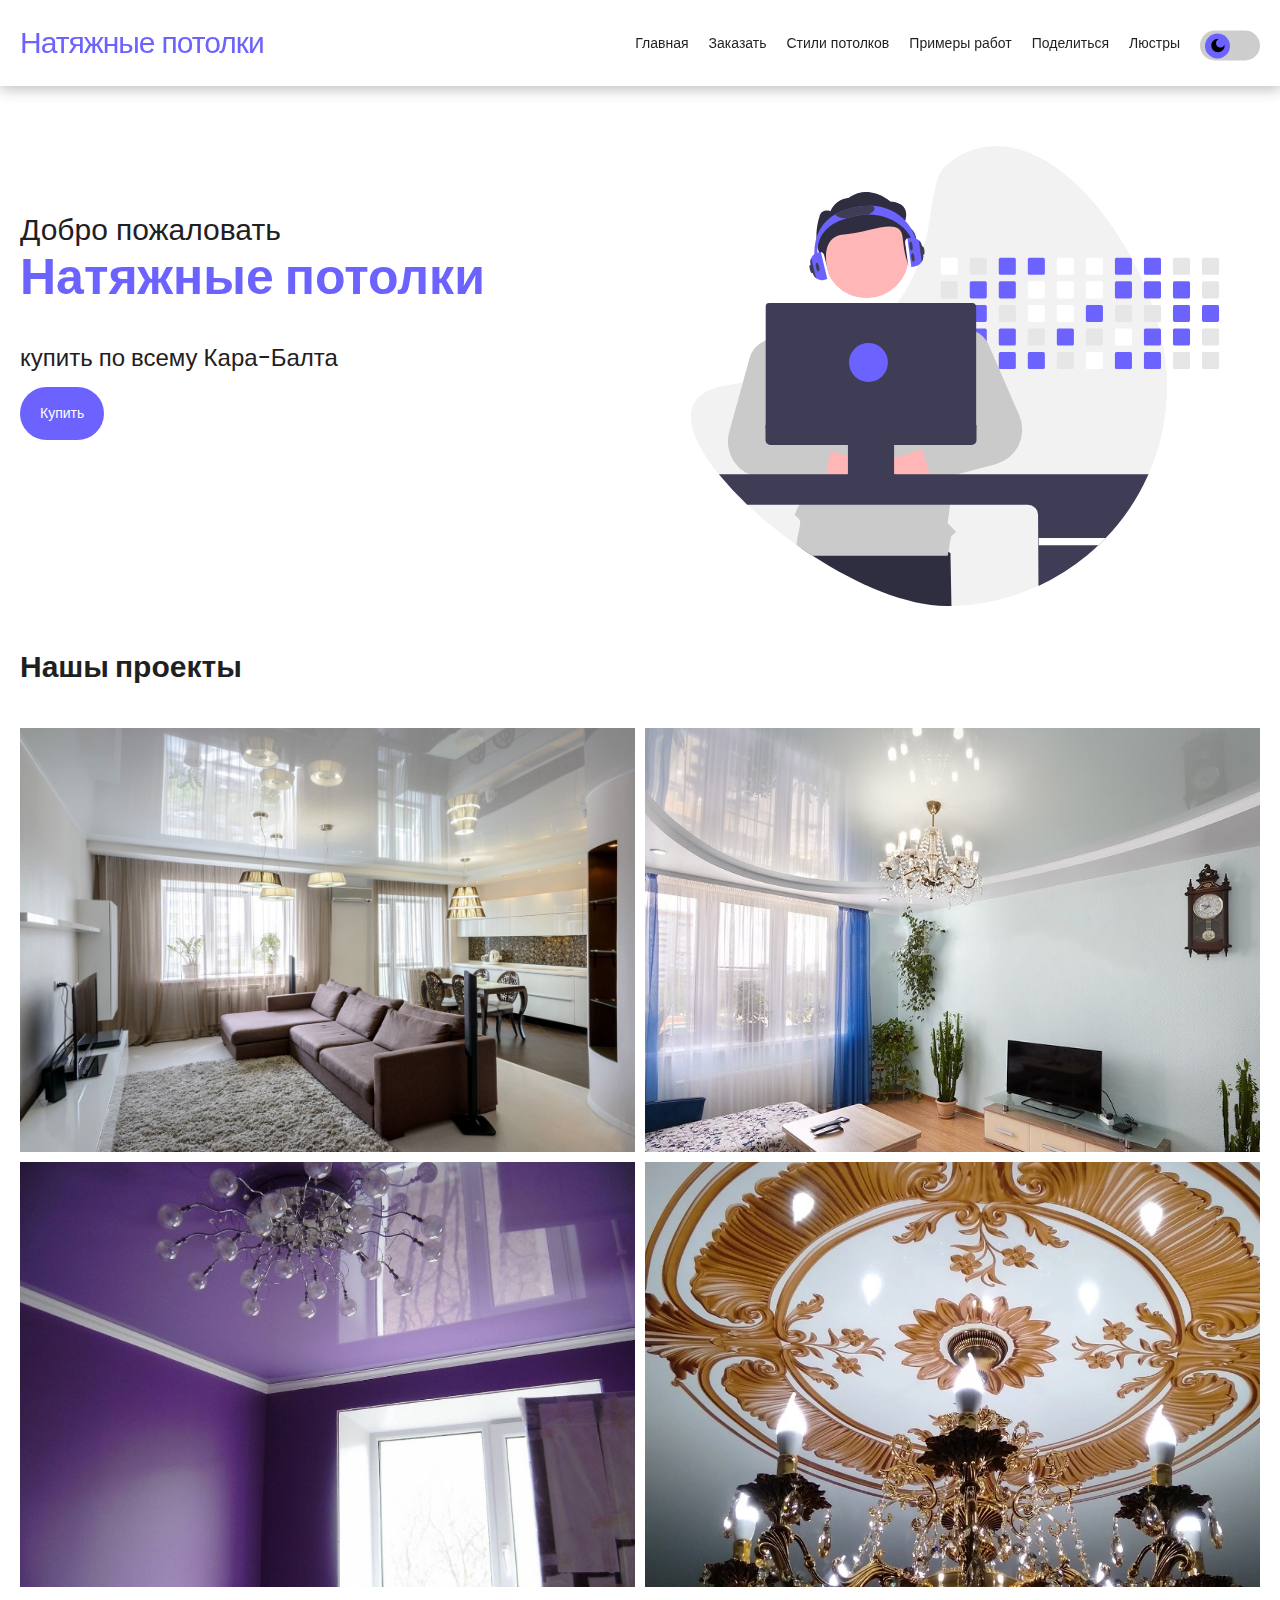
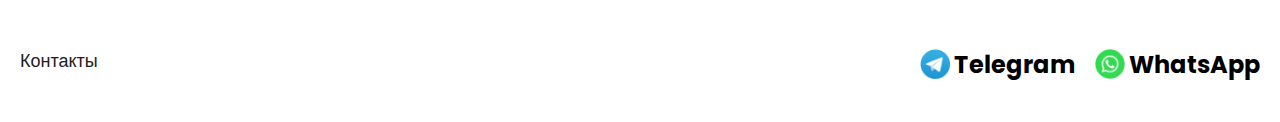
<file: index.html>
<!DOCTYPE html>
<html lang="ru">

<head>
    <meta charset="UTF-8">
    <meta name="description" content="Кара-Балта нятыжные потолки">
    <meta name="viewport" content="width=device-width, height=device-height, initial-scale=1.0, user-scalable=no, user-scalable=0">
    <title>Натяжные потолки</title>
    <link href="images/favicon.ico" type="image/x-icon" rel="shortcut icon">
    <link href="css/style.css?v=1" type="text/css" rel="stylesheet">
    <link href="css/media.css?v=1" type="text/css" rel="stylesheet">
    <link rel="preconnect" href="https://fonts.googleapis.com">
    <link rel="preconnect" href="https://fonts.gstatic.com" crossorigin>
    <link href="https://fonts.googleapis.com/css2?family=Poppins:ital,wght@0,100;0,200;0,300;0,400;0,500;0,600;0,700;0,800;0,900;1,100;1,200;1,300;1,400;1,500;1,600;1,700;1,800;1,900&display=swap" rel="stylesheet">
</head>

<body>

    <!-- site BEGIN -->
    <div id="site" class="site">
        <!-- main BEGIN -->
        <div class="uil uil-angle-up up">
            <img src="images/icons/arrow-up.svg" alt="" class="up__icon">
        </div>
        <main class="site__main" role="main">
            <!-- header BEGIN -->
            <header class="header">
                <div class="container  header__container">
                    <a href="index.html" class="logo header__logo">Натяжные потолки</a>
                    <div class="header__action">
                        <a href="/" class="logo header__logo header__logo--mb">Натяжные потолки</a>
                        <nav class="nav header__nav">
                            <div class="nav__list">
                                <div class="nav__item">
                                    <a href="index.html" class="nav__link" id="nav1">Главная</a>
                                </div>
                                <div class="nav__item">
                                    <a href="order.html" class="nav__link" id="nav2">Заказать</a>
                                </div>
                                <div class="nav__item">
                                    <a href="project.html" class="nav__link" id="nav3">Стили потолков</a>
                                </div>
                                <div class="nav__item">
                                    <a href="project-done.html" class="nav__link" id="nav4">Примеры работ</a>
                                </div>
                                <div class="nav__item">
                                    <a href="share.html" class="nav__link">Поделиться</a>
                                </div>
                                <div class="nav__item">
                                    <a href="chandelier.html" class="nav__link">Люстры</a>
                                </div>
                            </div>
                        </nav>
                        <div class="swicth-theme header__swicth-theme">
                            <div class="switchcircle">
                                <img src="images/icons/moon.svg" alt="moon" class="switchcircle__icon switchcircle__icon--moon">
                                <img src="images/icons/sun.svg" alt="moon" class="switchcircle__icon switchcircle__icon--sun">
                            </div>
                        </div>
                    </div>
                    <div class="js-header-nav-toggle troggles header__troggles">
                        <span></span>
                        <span></span>
                        <span></span>
                    </div>
                </div>
            </header>
            <!-- header END -->
            <!-- intro-section BEGIN -->
            <section class="intro-section">
                <div class="container intro-section__container">
                    <div class="row intro-section__row">
                        <div class="row__col intro-section__col row__col--6">
                            <div class="intro-section__content">
                                <h2 class="visually-hidden">Натяжные потолки</h2>
                                <h3 class="intro-section__suptitle">Добро пожаловать</h3>
                                <h2 class="intro-section__title">Натяжные потолки</h2>
                                <h3 class="intro-section__subtitle">купить по всему Кара-Балта</h3>
                                <a href="https://wa.me/+996551551542" class="btn intro-section__btn btn--theme_default">Купить</a>
                            </div>
                        </div>
                        <div class="row__col intro-section__col row__col--6">
                            <picture class="intro-section__picture">
                                <img src="images/intro-img-1.svg" alt="Натяжные потолки" class="intro-section__img">
                            </picture>
                        </div>
                    </div>
                </div>
            </section>
            <!-- intro-section END -->
            <!-- project-section BEGIN -->
            <section class="project-section">
                <div class="container project-section__container">
                    <h2 class="project-section__title">Нашы проекты</h2>
                    <div class="project-section-list project-section__list">
                        <div class="project-section-list__item">
                            <picture class="project-section-list__picture">
                                <img src="images/project-img-1.jpg" alt="" class="project-section-list__img">
                            </picture>
                        </div>
                        <div class="project-section-list__item">
                            <picture class="project-section-list__picture">
                                <img src="images/project-img-2.jpg" alt="" class="project-section-list__img">
                            </picture>
                        </div>
                        <div class="project-section-list__item">
                            <picture class="project-section-list__picture">
                                <img src="images/project-img-3.jpg" alt="" class="project-section-list__img">
                            </picture>
                        </div>
                        <div class="project-section-list__item">
                            <picture class="project-section-list__picture">
                                <img src="images/project-img-4.jpg" alt="" class="project-section-list__img">
                            </picture>
                        </div>
                    </div>
                </div>
            </section>
            <!-- project-section END -->
            <!-- footer BEGIN -->
            <footer class="footer">
                <div class="container footer__container">
                    <div class="row footer__row">
                        <div class="row__col footer__col row__col--6">
                            <p class="footer__text">Контакты</p>
                        </div>
                        <div class="row__col footer__col row__col--6">
                            <div class="footer__wrap">
                                <a href="https://t.me/+996551551542" class="link-inner footer__link">
                                    <span class="link-inner__item">
                                        <img src="images/icons/telegram.png" alt="Telgram" class="link-inner__icon">
                                    </span>
                                    <span class="link-inner__item">
                                        <span class="link-inner__title">Telegram</span>
                                    </span>
                                </a>
                                <a href="https:https://wa.me/+996551551542" class="link-inner footer__link">
                                    <span class="link-inner__item">
                                        <img src="images/icons/whatsapp.png" alt="WhatsApp" class="link-inner__icon">
                                    </span>
                                    <span class="link-inner__item">
                                        <span class="link-inner__title">WhatsApp</span>
                                    </span>
                                </a>
                            </div>
                        </div>
                    </div>
                </div>
            </footer>
            <!-- footer END -->
        </main>
        <!-- main END -->
    </div>
    <!-- site END -->
    <script src="js/jquery-3.7.1.min.js"></script>
    <script src="js/main.js"></script>

</body>

</html>
</file>
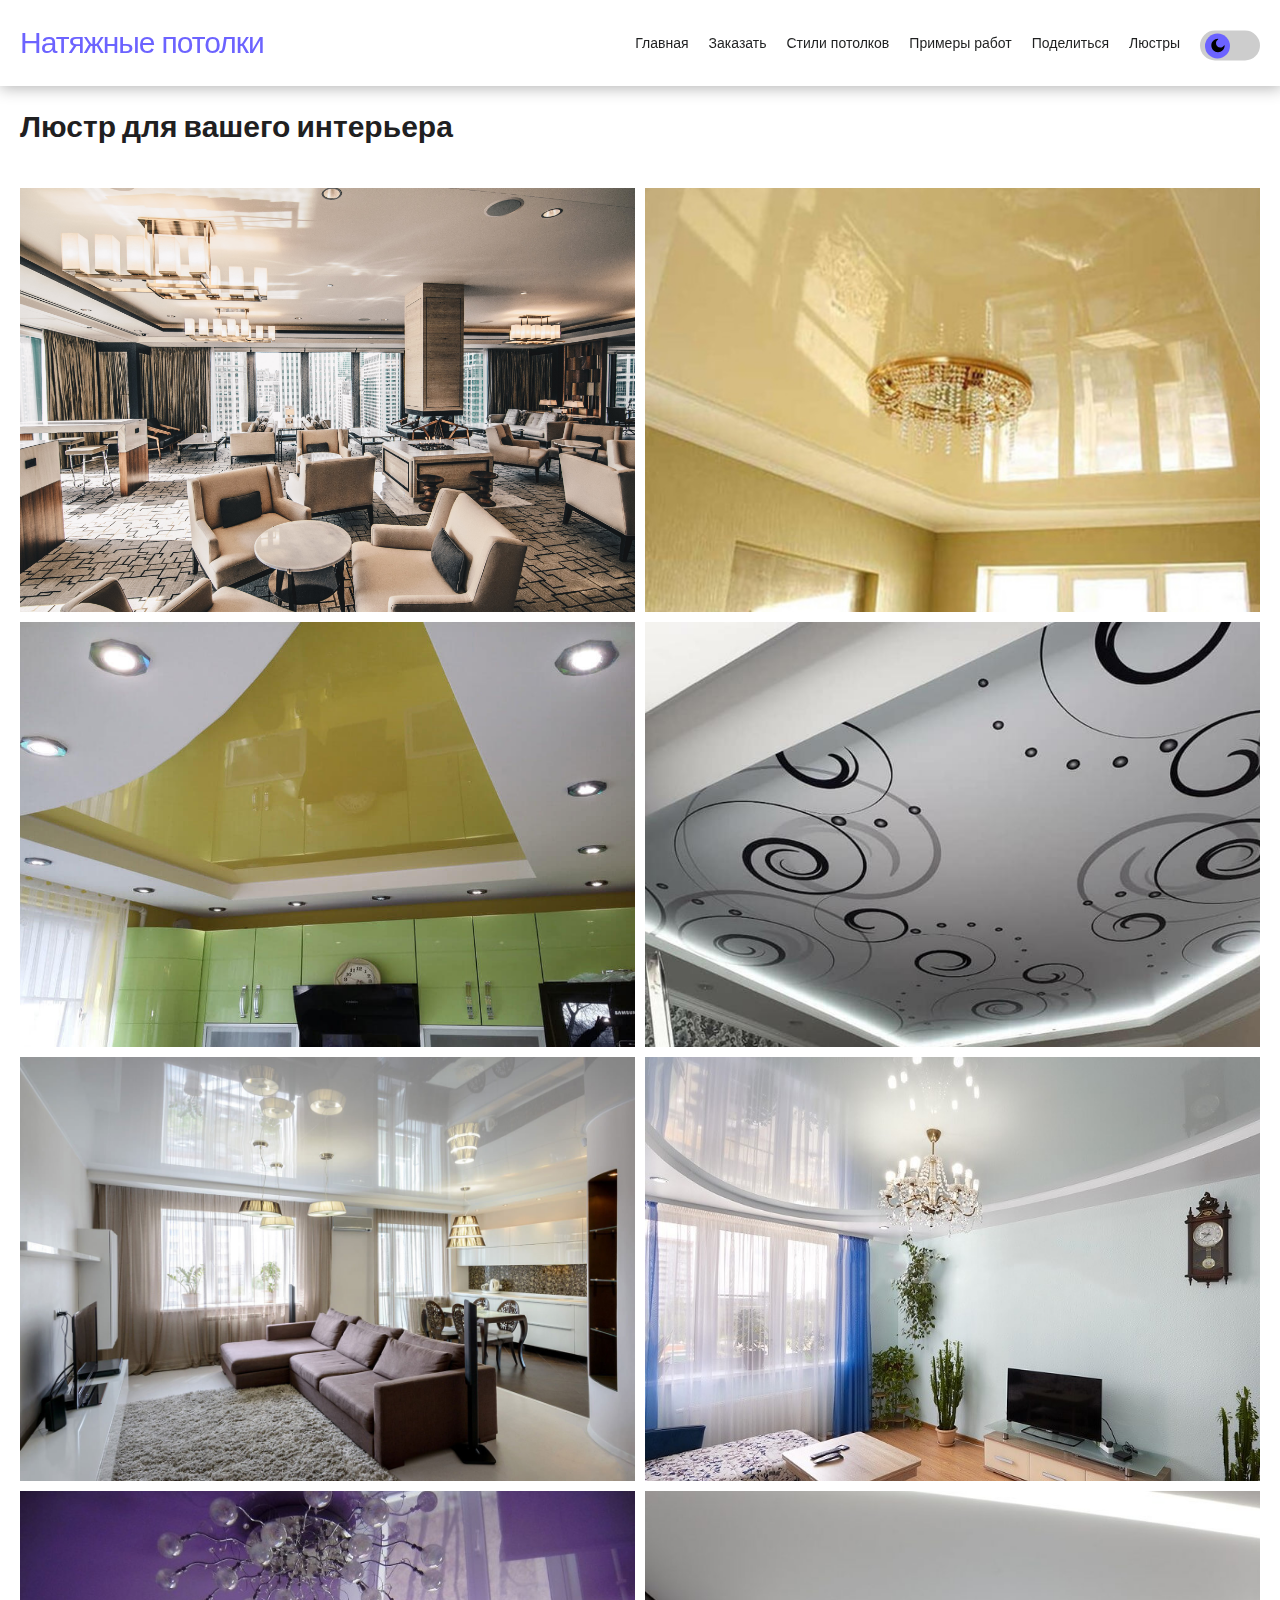
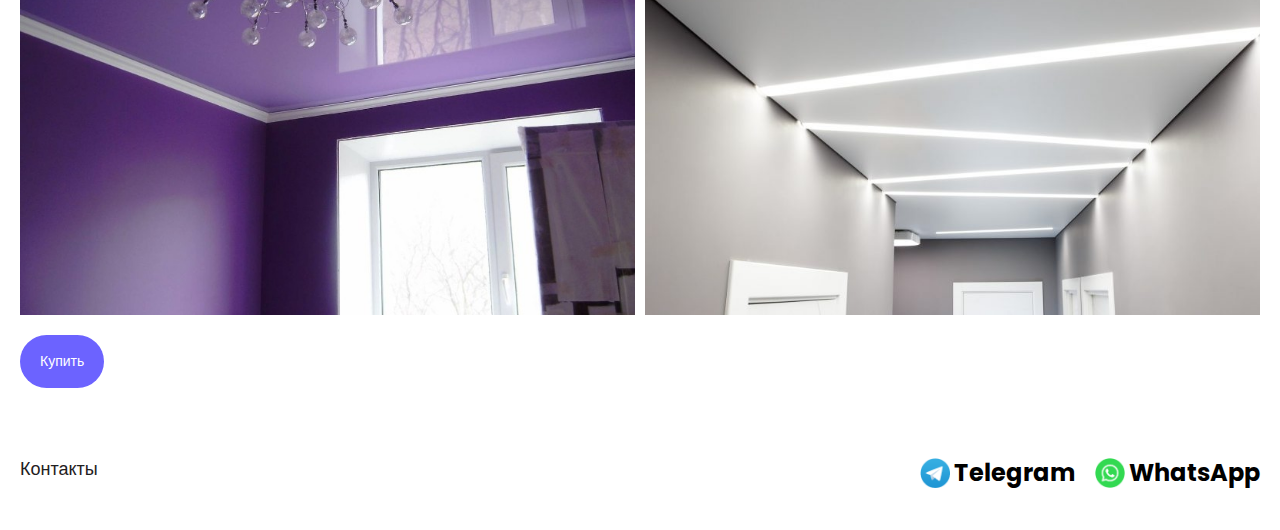
<file: chandelier.html>
<!DOCTYPE html>
<html lang="ru">

<head>
    <meta charset="UTF-8">
    <meta name="description" content="Кара-Балта нятыжные потолки">
    <meta name="viewport" content="width=device-width, height=device-height, initial-scale=1.0, user-scalable=no, user-scalable=0">
    <title>Поделитесь Впечатлениями</title>
    <link href="images/favicon.ico" type="image/x-icon" rel="shortcut icon">
    <link href="css/style.css?v=1" type="text/css" rel="stylesheet">
    <link href="css/media.css?v=1" type="text/css" rel="stylesheet">
    <link rel="preconnect" href="https://fonts.googleapis.com">
    <link rel="preconnect" href="https://fonts.gstatic.com" crossorigin>
    <link href="https://fonts.googleapis.com/css2?family=Poppins:ital,wght@0,100;0,200;0,300;0,400;0,500;0,600;0,700;0,800;0,900;1,100;1,200;1,300;1,400;1,500;1,600;1,700;1,800;1,900&display=swap" rel="stylesheet">
</head>

<body>

    <!-- site BEGIN -->
    <div id="site" class="site">
        <!-- main BEGIN -->
        <div class="uil uil-angle-up up">
            <img src="images/icons/arrow-up.svg" alt="" class="up__icon">
        </div>
        <main class="site__main" role="main">
            <!-- header BEGIN -->
            <header class="header">
                <div class="container  header__container">
                    <a href="index.html" class="logo header__logo">Натяжные потолки</a>
                    <div class="header__action">
                        <a href="/" class="logo header__logo header__logo--mb">Натяжные потолки</a>
                        <nav class="nav header__nav">
                            <div class="nav__list">
                                <div class="nav__item">
                                    <a href="index.html" class="nav__link" id="nav1">Главная</a>
                                </div>
                                <div class="nav__item">
                                    <a href="order.html" class="nav__link" id="nav2">Заказать</a>
                                </div>
                                <div class="nav__item">
                                    <a href="project.html" class="nav__link" id="nav3">Стили потолков</a>
                                </div>
                                <div class="nav__item">
                                    <a href="project-done.html" class="nav__link" id="nav4">Примеры работ</a>
                                </div>
                                <div class="nav__item">
                                    <a href="share.html" class="nav__link">Поделиться</a>
                                </div>
                                <div class="nav__item">
                                    <a href="chandelier.html" class="nav__link">Люстры</a>
                                </div>
                            </div>
                        </nav>
                        <div class="swicth-theme header__swicth-theme">
                            <div class="switchcircle">
                                <img src="images/icons/moon.svg" alt="moon" class="switchcircle__icon switchcircle__icon--moon">
                                <img src="images/icons/sun.svg" alt="moon" class="switchcircle__icon switchcircle__icon--sun">
                            </div>
                        </div>
                    </div>
                    <div class="js-header-nav-toggle troggles header__troggles">
                        <span></span>
                        <span></span>
                        <span></span>
                    </div>
                </div>
            </header>
            <!-- header END -->
            <!-- gallerry-section BEGIN -->
            <section class="gallerry-section">
                <div class="container gallerry-section__container">
                    <h2 class="gallerry-section__title">Люстр для вашего интерьера</h2>
                    <div class="gallerry-section-list gallerry-section__list">
                        <div class="gallerry-section-list__item">
                            <picture class="gallerry-section-list__picture">
                                <img src="images/profect-page-img-2.jpg" alt="" class="gallerry-section-list__img">
                            </picture>
                        </div>
                        <div class="gallerry-section-list__item">
                            <picture class="gallerry-section-list__picture">
                                <img src="images/profect-page-img-3.jpg" alt="" class="gallerry-section-list__img">
                            </picture>
                        </div>
                        <div class="gallerry-section-list__item">
                            <picture class="gallerry-section-list__picture">
                                <img src="images/profect-page-img-4.jpg" alt="" class="gallerry-section-list__img">
                            </picture>
                        </div>
                        <div class="gallerry-section-list__item">
                            <picture class="gallerry-section-list__picture">
                                <img src="images/profect-page-img-5.jpg" alt="" class="gallerry-section-list__img">
                            </picture>
                        </div>
                        <div class="gallerry-section-list__item">
                            <picture class="gallerry-section-list__picture">
                                <img src="images/project-img-1.jpg" alt="" class="gallerry-section-list__img">
                            </picture>
                        </div>
                        <div class="gallerry-section-list__item">
                            <picture class="gallerry-section-list__picture">
                                <img src="images/project-img-2.jpg" alt="" class="gallerry-section-list__img">
                            </picture>
                        </div>
                        <div class="gallerry-section-list__item">
                            <picture class="gallerry-section-list__picture">
                                <img src="images/project-img-3.jpg" alt="" class="gallerry-section-list__img">
                            </picture>
                        </div>
                        <div class="gallerry-section-list__item">
                            <picture class="gallerry-section-list__picture">
                                <img src="images/profect-page-img-1.jpg" alt="" class="gallerry-section-list__img">
                            </picture>
                        </div>
                    </div>
                    <a href="https://wa.me/+996551551542" class="btn gallerry-section__btn btn--theme_default">Купить</a>
                </div>
            </section>
            <!-- gallerry-section END -->
            <!-- footer BEGIN -->
            <footer class="footer">
                <div class="container footer__container">
                    <div class="row footer__row">
                        <div class="row__col footer__col row__col--6">
                            <p class="footer__text">Контакты</p>
                        </div>
                        <div class="row__col footer__col row__col--6">
                            <div class="footer__wrap">
                                <a href="https://t.me/+996551551542" class="link-inner footer__link">
                                    <span class="link-inner__item">
                                        <img src="images/icons/telegram.png" alt="Telgram" class="link-inner__icon">
                                    </span>
                                    <span class="link-inner__item">
                                        <span class="link-inner__title">Telegram</span>
                                    </span>
                                </a>
                                <a href="https:https://wa.me/+996551551542" class="link-inner footer__link">
                                    <span class="link-inner__item">
                                        <img src="images/icons/whatsapp.png" alt="WhatsApp" class="link-inner__icon">
                                    </span>
                                    <span class="link-inner__item">
                                        <span class="link-inner__title">WhatsApp</span>
                                    </span>
                                </a>
                            </div>
                        </div>
                    </div>
                </div>
            </footer>
            <!-- footer END -->
        </main>
        <!-- main END -->
    </div>
    <!-- site END -->
    <script src="js/jquery-3.7.1.min.js"></script>
    <script src="js/main.js"></script>

</body>

</html>
</file>
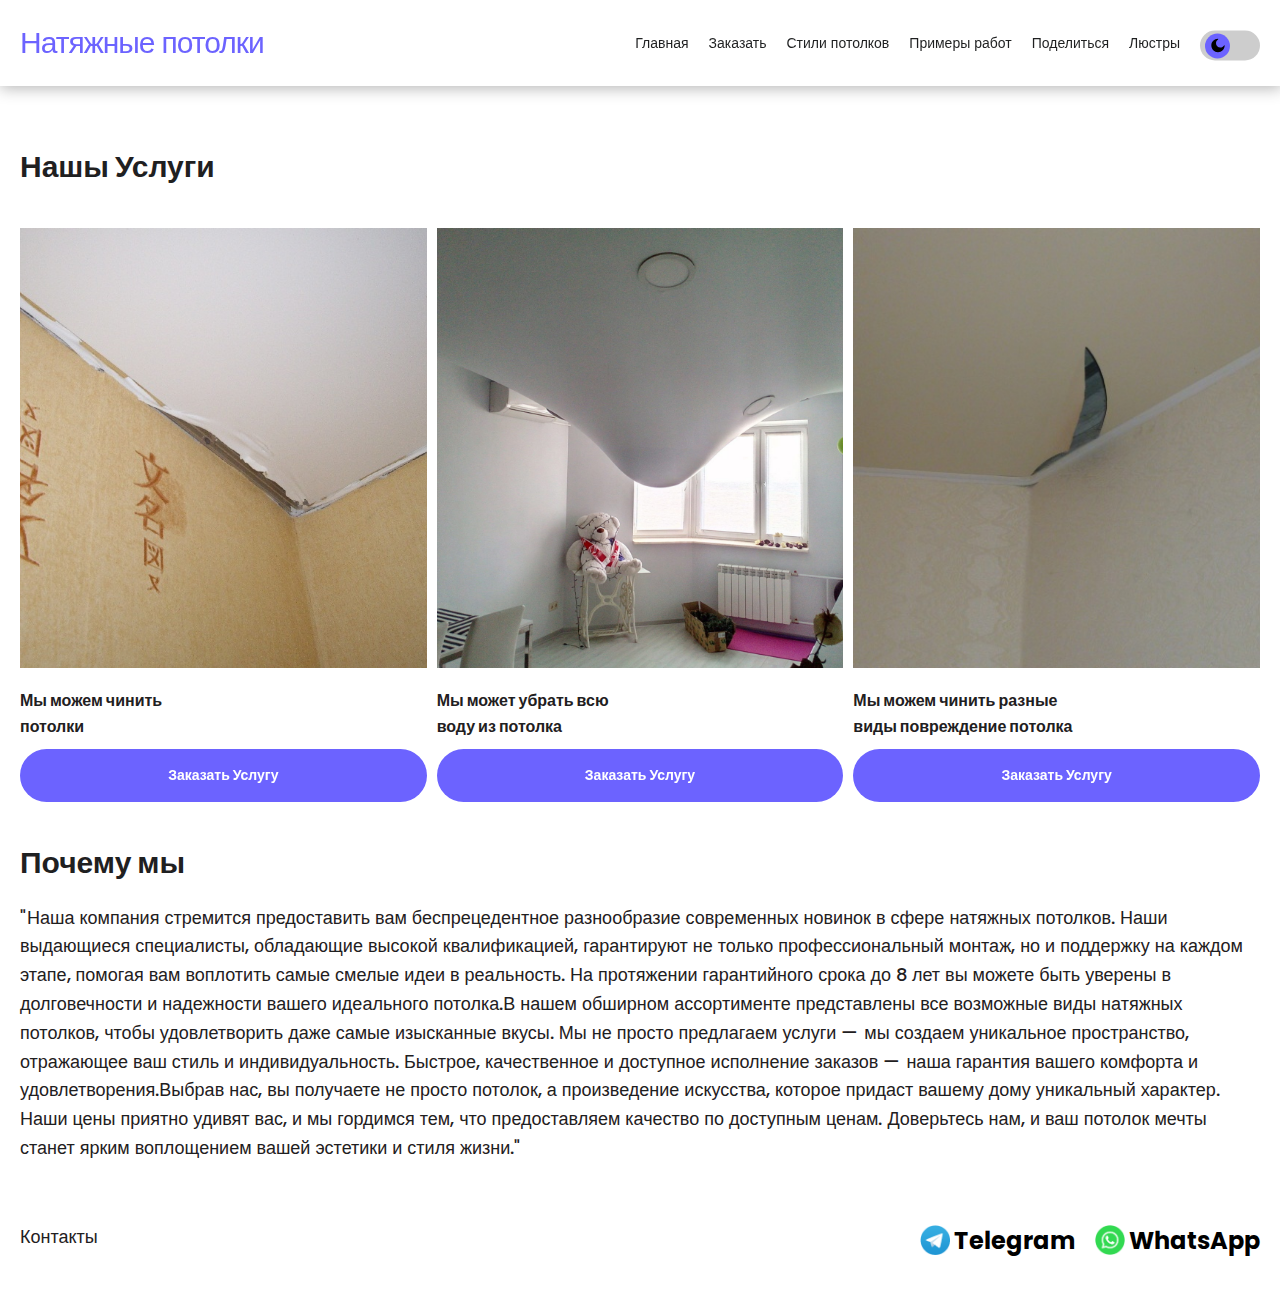
<file: order.html>
<!DOCTYPE html>
<html lang="ru">

<head>
    <meta charset="UTF-8">
    <meta name="description" content="Кара-Балта нятыжные потолки">
    <meta name="viewport" content="width=device-width, height=device-height, initial-scale=1.0, user-scalable=no, user-scalable=0">
    <title>Нашы Услуги</title>
    <link href="images/favicon.ico" type="image/x-icon" rel="shortcut icon">
    <link href="css/style.css?v=1" type="text/css" rel="stylesheet">
    <link href="css/media.css?v=1" type="text/css" rel="stylesheet">
    <link rel="preconnect" href="https://fonts.googleapis.com">
    <link rel="preconnect" href="https://fonts.gstatic.com" crossorigin>
    <link href="https://fonts.googleapis.com/css2?family=Poppins:ital,wght@0,100;0,200;0,300;0,400;0,500;0,600;0,700;0,800;0,900;1,100;1,200;1,300;1,400;1,500;1,600;1,700;1,800;1,900&display=swap" rel="stylesheet">
</head>

<body>

    <!-- site BEGIN -->
    <div id="site" class="site">
        <!-- main BEGIN -->
        <div class="uil uil-angle-up up">
            <img src="images/icons/arrow-up.svg" alt="" class="up__icon">
        </div>
        <main class="site__main" role="main">
            <!-- header BEGIN -->
            <header class="header">
                <div class="container  header__container">
                    <a href="index.html" class="logo header__logo">Натяжные потолки</a>
                    <div class="header__action">
                        <a href="/" class="logo header__logo header__logo--mb">Натяжные потолки</a>
                        <nav class="nav header__nav">
                            <div class="nav__list">
                                <div class="nav__item">
                                    <a href="index.html" class="nav__link" id="nav1">Главная</a>
                                </div>
                                <div class="nav__item">
                                    <a href="order.html" class="nav__link" id="nav2">Заказать</a>
                                </div>
                                <div class="nav__item">
                                    <a href="project.html" class="nav__link" id="nav3">Стили потолков</a>
                                </div>
                                <div class="nav__item">
                                    <a href="project-done.html" class="nav__link" id="nav4">Примеры работ</a>
                                </div>
                                <div class="nav__item">
                                    <a href="share.html" class="nav__link">Поделиться</a>
                                </div>
                                <div class="nav__item">
                                    <a href="chandelier.html" class="nav__link">Люстры</a>
                                </div>
                            </div>
                        </nav>
                        <div class="swicth-theme header__swicth-theme">
                            <div class="switchcircle">
                                <img src="images/icons/moon.svg" alt="moon" class="switchcircle__icon switchcircle__icon--moon">
                                <img src="images/icons/sun.svg" alt="moon" class="switchcircle__icon switchcircle__icon--sun">
                            </div>
                        </div>
                    </div>
                    <div class="js-header-nav-toggle troggles header__troggles">
                        <span></span>
                        <span></span>
                        <span></span>
                    </div>
                </div>
            </header>
            <!-- header END -->
            <!-- services-section BEGIN -->
            <section class="services-section">
                <div class="container services-section__container">
                    <h2 class="services-section__title">Нашы Услуги</h2>
                    <div class="services-section-list services-section__list">
                        <div class="services-section-list__item">
                            <div class="card services-section-list__card">
                                <div class="card__head">
                                    <picture class="card__picture">
                                        <img src="images/services-img-1.jpg" alt="Мы можем чинить потолки" class="card__img">
                                    </picture>
                                </div>
                                <div class="card__content">
                                    <h3 class="card__title">Мы можем чинить <br> потолки</h3>
                                </div>
                                <a href="https://wa.me/+996551551542" class="btn card__btn btn--theme_default">Заказать Услугу</a>
                            </div>
                        </div>
                        <div class="services-section-list__item">
                            <div class="card services-section-list__card">
                                <div class="card__head">
                                    <picture class="card__picture">
                                        <img src="images/services-img-2.jpg" alt="Мы может убрать всю воду из потолка" class="card__img">
                                    </picture>
                                </div>
                                <div class="card__content">
                                    <h3 class="card__title">Мы может убрать всю <br> воду из потолка</h3>
                                </div>
                                <a href="https://wa.me/+996551551542" class="btn card__btn btn--theme_default">Заказать Услугу</a>
                            </div>
                        </div>
                        <div class="services-section-list__item">
                            <div class="card services-section-list__card">
                                <div class="card__head">
                                    <picture class="card__picture">
                                        <img src="images/services-img-3.jpg" alt="" class="card__img">
                                    </picture>
                                </div>
                                <div class="card__content">
                                    <h3 class="card__title">Мы можем чинить разные <br> виды повреждение потолка</h3>
                                </div>
                                <a href="https://wa.me/+996551551542" class="btn card__btn btn--theme_default">Заказать Услугу</a>
                            </div>
                        </div>
                    </div>
                </div>
            </section>
            <!-- services-section END -->
            <!-- info-section BEGIN -->
            <section class="info-section">
                <div class="container info-section__container">
                    <h2 class="info-section__title">Почему мы</h2>
                    <p class="info-section__text">
                        "Наша компания стремится предоставить вам беспрецедентное разнообразие современных новинок в сфере натяжных потолков. Наши выдающиеся специалисты, обладающие высокой квалификацией, гарантируют не только профессиональный монтаж, но и поддержку на каждом этапе, помогая вам воплотить самые смелые идеи в реальность. На протяжении гарантийного срока до 8 лет вы можете быть уверены в долговечности и надежности вашего идеального потолка.В нашем обширном ассортименте представлены все возможные виды натяжных потолков, чтобы удовлетворить даже самые изысканные вкусы. Мы не просто предлагаем услуги — мы создаем уникальное пространство, отражающее ваш стиль и индивидуальность. Быстрое, качественное и доступное исполнение заказов — наша гарантия вашего комфорта и удовлетворения.Выбрав нас, вы получаете не просто потолок, а произведение искусства, которое придаст вашему дому уникальный характер. Наши цены приятно удивят вас, и мы гордимся тем, что предоставляем качество по доступным ценам. Доверьтесь нам, и ваш потолок мечты станет ярким воплощением вашей эстетики и стиля жизни."
                    </p>
                </div>
            </section>
            <!-- info-section END -->
            <!-- footer BEGIN -->
            <footer class="footer">
                <div class="container footer__container">
                    <div class="row footer__row">
                        <div class="row__col footer__col row__col--6">
                            <p class="footer__text">Контакты</p>
                        </div>
                        <div class="row__col footer__col row__col--6">
                            <div class="footer__wrap">
                                <a href="https://t.me/+996551551542" class="link-inner footer__link">
                                    <span class="link-inner__item">
                                        <img src="images/icons/telegram.png" alt="Telgram" class="link-inner__icon">
                                    </span>
                                    <span class="link-inner__item">
                                        <span class="link-inner__title">Telegram</span>
                                    </span>
                                </a>
                                <a href="https:https://wa.me/+996551551542" class="link-inner footer__link">
                                    <span class="link-inner__item">
                                        <img src="images/icons/whatsapp.png" alt="WhatsApp" class="link-inner__icon">
                                    </span>
                                    <span class="link-inner__item">
                                        <span class="link-inner__title">WhatsApp</span>
                                    </span>
                                </a>
                            </div>
                        </div>
                    </div>
                </div>
            </footer>
            <!-- footer END -->
        </main>
        <!-- main END -->
    </div>
    <!-- site END -->
    <script src="js/jquery-3.7.1.min.js"></script>
    <script src="js/main.js"></script>

</body>

</html>
</file>
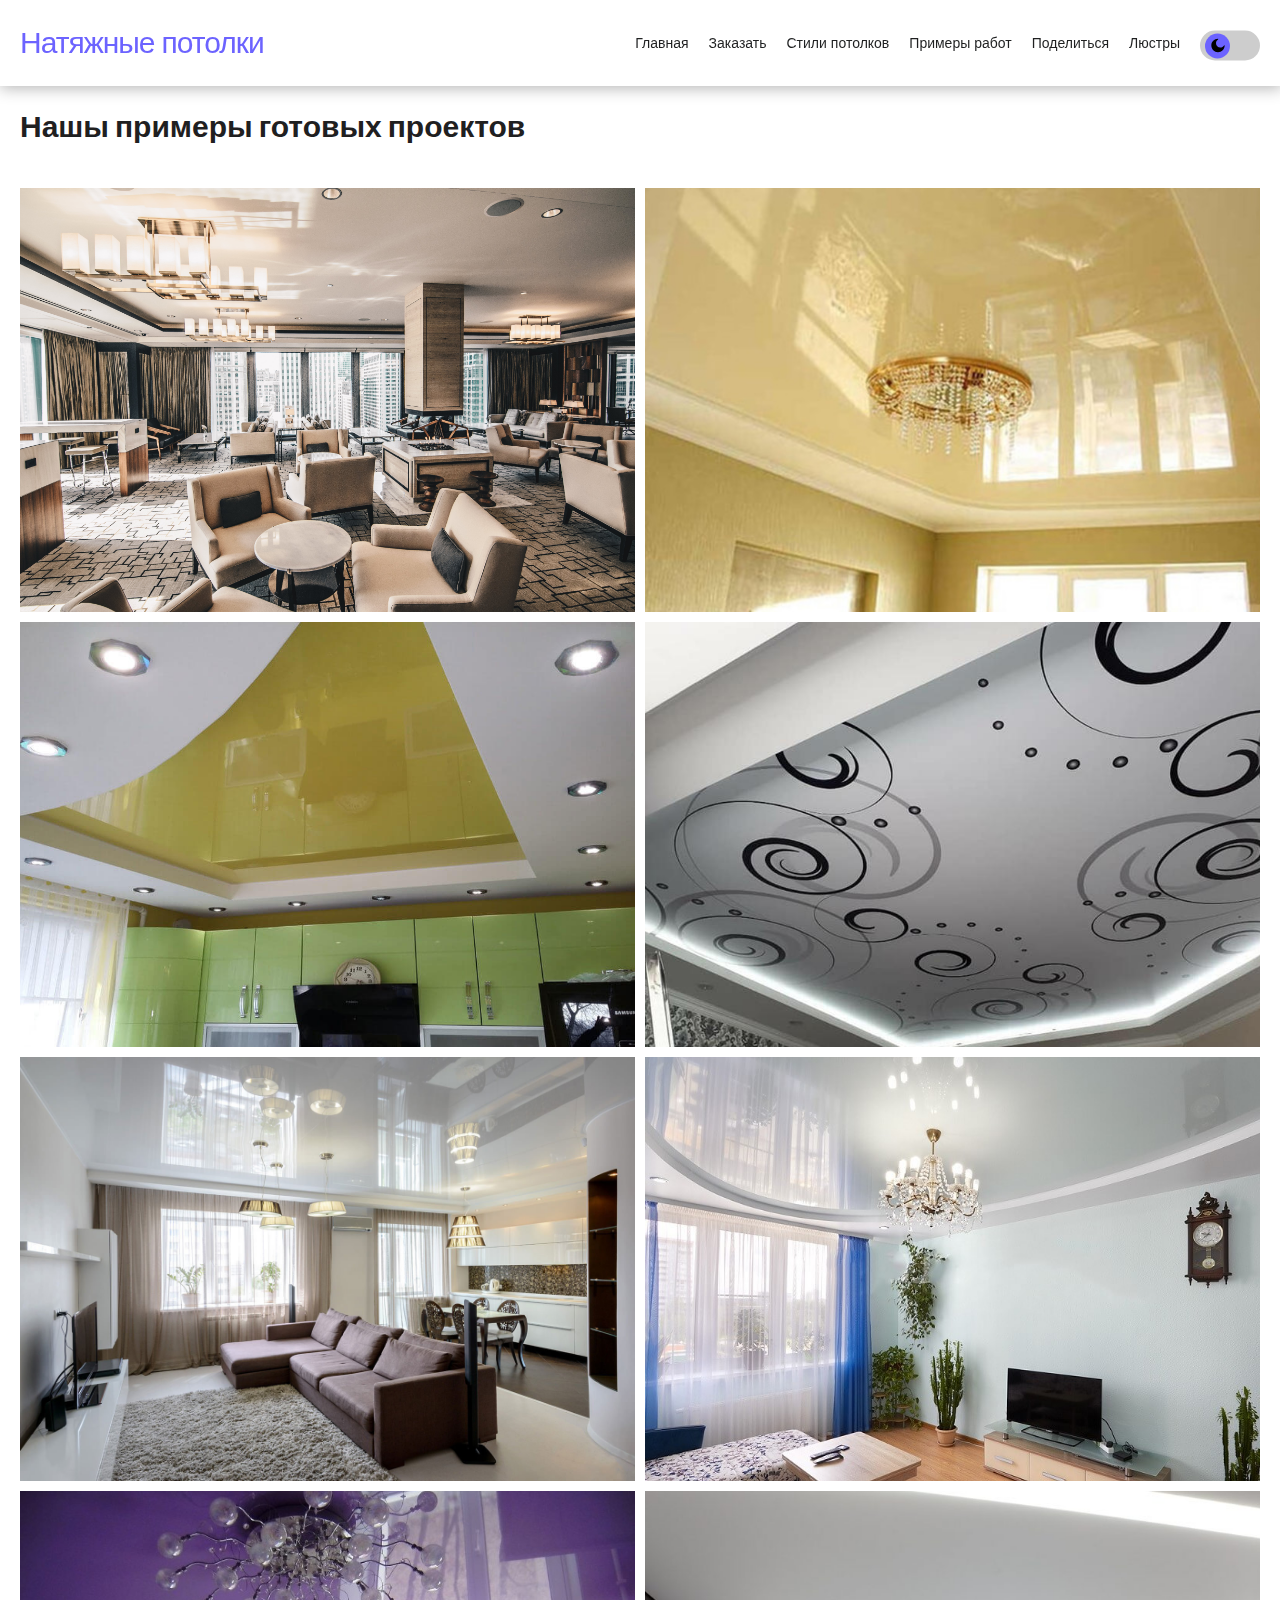
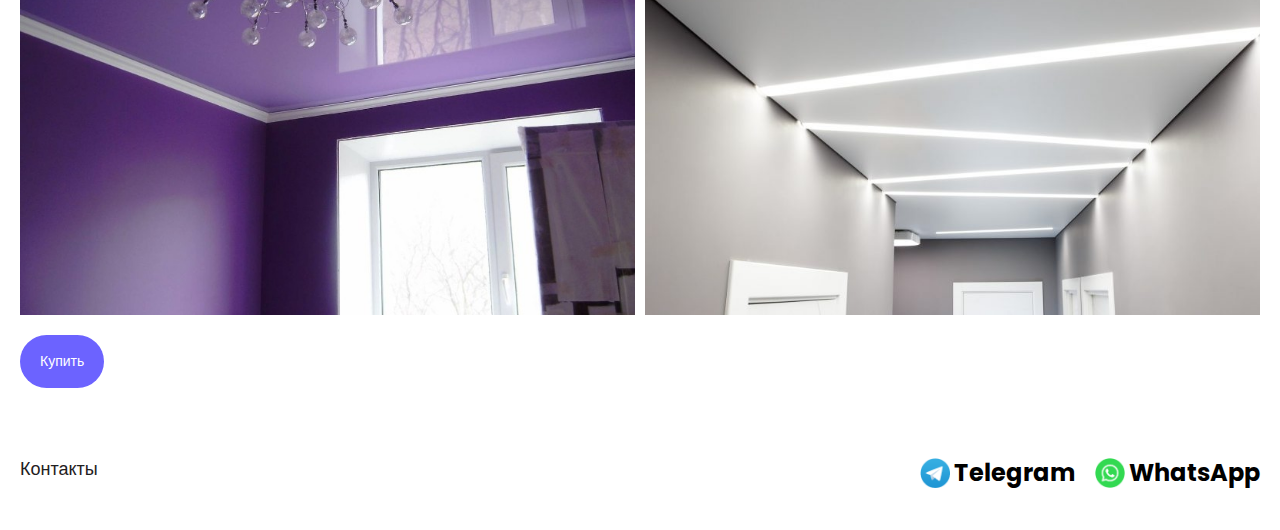
<file: project-done.html>
<!DOCTYPE html>
<html lang="ru">

<head>
    <meta charset="UTF-8">
    <meta name="description" content="Кара-Балта нятыжные потолки">
    <meta name="viewport" content="width=device-width, height=device-height, initial-scale=1.0, user-scalable=no, user-scalable=0">
    <title>Примеры робот</title>
    <link href="images/favicon.ico" type="image/x-icon" rel="shortcut icon">
    <link href="css/style.css?v=1" type="text/css" rel="stylesheet">
    <link href="css/media.css?v=1" type="text/css" rel="stylesheet">
    <link rel="preconnect" href="https://fonts.googleapis.com">
    <link rel="preconnect" href="https://fonts.gstatic.com" crossorigin>
    <link href="https://fonts.googleapis.com/css2?family=Poppins:ital,wght@0,100;0,200;0,300;0,400;0,500;0,600;0,700;0,800;0,900;1,100;1,200;1,300;1,400;1,500;1,600;1,700;1,800;1,900&display=swap" rel="stylesheet">
</head>

<body>

    <!-- site BEGIN -->
    <div id="site" class="site">
        <!-- main BEGIN -->
        <div class="uil uil-angle-up up">
            <img src="images/icons/arrow-up.svg" alt="" class="up__icon">
        </div>
        <main class="site__main" role="main">
            <!-- header BEGIN -->
            <header class="header">
                <div class="container  header__container">
                    <a href="index.html" class="logo header__logo">Натяжные потолки</a>
                    <div class="header__action">
                        <a href="/" class="logo header__logo header__logo--mb">Натяжные потолки</a>
                        <nav class="nav header__nav">
                            <div class="nav__list">
                                <div class="nav__item">
                                    <a href="index.html" class="nav__link" id="nav1">Главная</a>
                                </div>
                                <div class="nav__item">
                                    <a href="order.html" class="nav__link" id="nav2">Заказать</a>
                                </div>
                                <div class="nav__item">
                                    <a href="project.html" class="nav__link" id="nav3">Стили потолков</a>
                                </div>
                                <div class="nav__item">
                                    <a href="project-done.html" class="nav__link" id="nav4">Примеры работ</a>
                                </div>
                                <div class="nav__item">
                                    <a href="share.html" class="nav__link">Поделиться</a>
                                </div>
                                <div class="nav__item">
                                    <a href="chandelier.html" class="nav__link">Люстры</a>
                                </div>
                            </div>
                        </nav>
                        <div class="swicth-theme header__swicth-theme">
                            <div class="switchcircle">
                                <img src="images/icons/moon.svg" alt="moon" class="switchcircle__icon switchcircle__icon--moon">
                                <img src="images/icons/sun.svg" alt="moon" class="switchcircle__icon switchcircle__icon--sun">
                            </div>
                        </div>
                    </div>
                    <div class="js-header-nav-toggle troggles header__troggles">
                        <span></span>
                        <span></span>
                        <span></span>
                    </div>
                </div>
            </header>
            <!-- header END -->
            <!-- project-section BEGIN -->
            <section class="project-section">
                <div class="container project-section__container">
                    <h2 class="project-section__title">Нашы примеры готовых проектов</h2>
                    <div class="project-section-list project-section__list">
                        <div class="project-section-list__item">
                            <picture class="project-section-list__picture">
                                <img src="images/profect-page-img-2.jpg" alt="" class="project-section-list__img">
                            </picture>
                        </div>
                        <div class="project-section-list__item">
                            <picture class="project-section-list__picture">
                                <img src="images/profect-page-img-3.jpg" alt="" class="project-section-list__img">
                            </picture>
                        </div>
                        <div class="project-section-list__item">
                            <picture class="project-section-list__picture">
                                <img src="images/profect-page-img-4.jpg" alt="" class="project-section-list__img">
                            </picture>
                        </div>
                        <div class="project-section-list__item">
                            <picture class="project-section-list__picture">
                                <img src="images/profect-page-img-5.jpg" alt="" class="project-section-list__img">
                            </picture>
                        </div>
                        <div class="project-section-list__item">
                            <picture class="project-section-list__picture">
                                <img src="images/project-img-1.jpg" alt="" class="project-section-list__img">
                            </picture>
                        </div>
                        <div class="project-section-list__item">
                            <picture class="project-section-list__picture">
                                <img src="images/project-img-2.jpg" alt="" class="project-section-list__img">
                            </picture>
                        </div>
                        <div class="project-section-list__item">
                            <picture class="project-section-list__picture">
                                <img src="images/project-img-3.jpg" alt="" class="project-section-list__img">
                            </picture>
                        </div>
                        <div class="project-section-list__item">
                            <picture class="project-section-list__picture">
                                <img src="images/profect-page-img-1.jpg" alt="" class="project-section-list__img">
                            </picture>
                        </div>
                    </div>
                    <a href="https://wa.me/+996551551542" class="btn project-section__btn btn--theme_default">Купить</a>
                </div>
            </section>
            <!-- project-section END -->
            <!-- footer BEGIN -->
            <footer class="footer">
                <div class="container footer__container">
                    <div class="row footer__row">
                        <div class="row__col footer__col row__col--6">
                            <p class="footer__text">Контакты</p>
                        </div>
                        <div class="row__col footer__col row__col--6">
                            <div class="footer__wrap">
                                <a href="https://t.me/+996551551542" class="link-inner footer__link">
                                    <span class="link-inner__item">
                                        <img src="images/icons/telegram.png" alt="Telgram" class="link-inner__icon">
                                    </span>
                                    <span class="link-inner__item">
                                        <span class="link-inner__title">Telegram</span>
                                    </span>
                                </a>
                                <a href="https:https://wa.me/+996551551542" class="link-inner footer__link">
                                    <span class="link-inner__item">
                                        <img src="images/icons/whatsapp.png" alt="WhatsApp" class="link-inner__icon">
                                    </span>
                                    <span class="link-inner__item">
                                        <span class="link-inner__title">WhatsApp</span>
                                    </span>
                                </a>
                            </div>
                        </div>
                    </div>
                </div>
            </footer>
            <!-- footer END -->
        </main>
        <!-- main END -->
    </div>
    <!-- site END -->
    <script src="js/jquery-3.7.1.min.js"></script>
    <script src="js/main.js"></script>

</body>

</html>
</file>
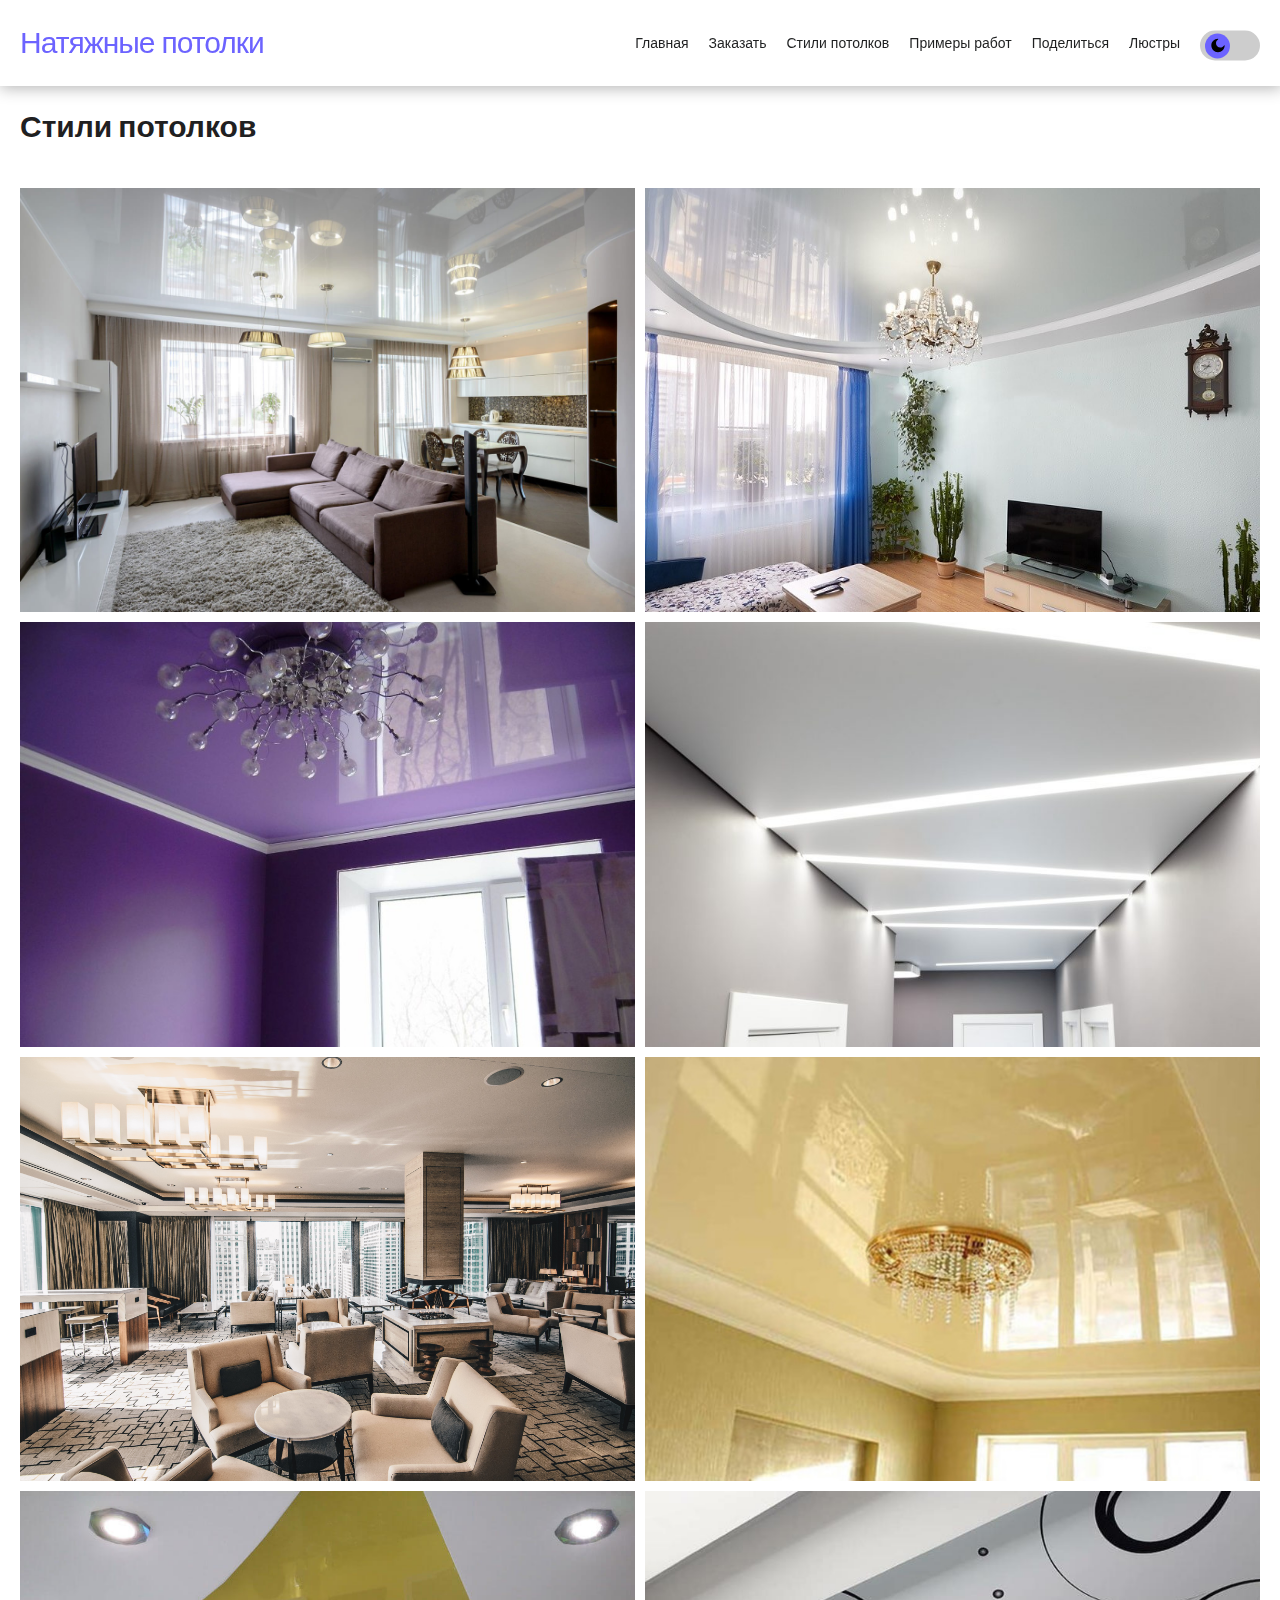
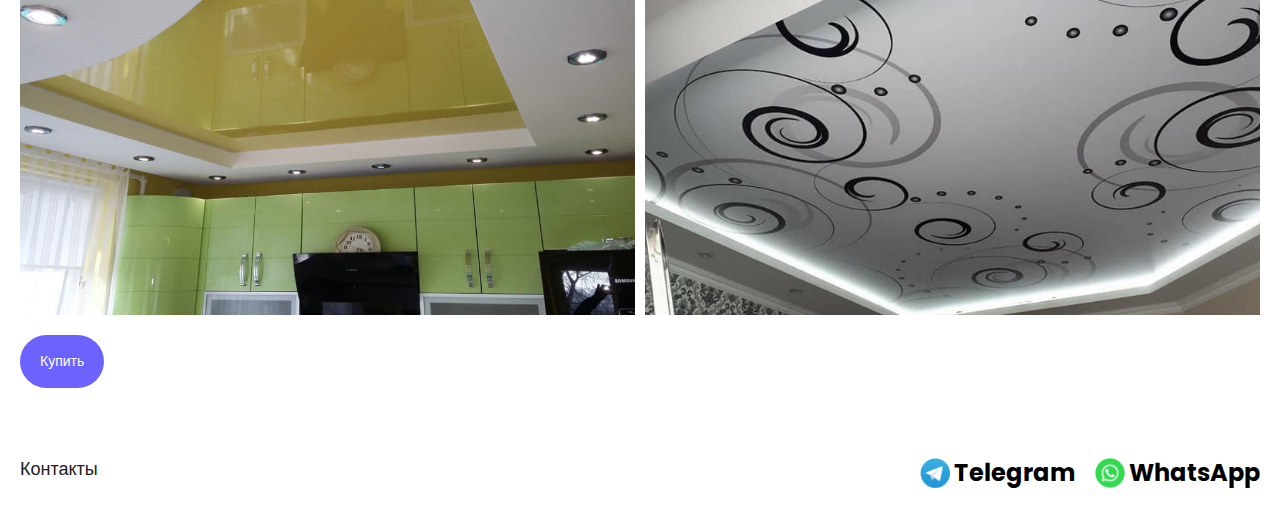
<file: project.html>
<!DOCTYPE html>
<html lang="ru">

<head>
    <meta charset="UTF-8">
    <meta name="description" content="Кара-Балта нятыжные потолки">
    <meta name="viewport" content="width=device-width, height=device-height, initial-scale=1.0, user-scalable=no, user-scalable=0">
    <title>Стили потолков</title>
    <link href="images/favicon.ico" type="image/x-icon" rel="shortcut icon">
    <link href="css/style.css?v=1" type="text/css" rel="stylesheet">
    <link href="css/media.css?v=1" type="text/css" rel="stylesheet">
    <link rel="preconnect" href="https://fonts.googleapis.com">
    <link rel="preconnect" href="https://fonts.gstatic.com" crossorigin>
    <link href="https://fonts.googleapis.com/css2?family=Poppins:ital,wght@0,100;0,200;0,300;0,400;0,500;0,600;0,700;0,800;0,900;1,100;1,200;1,300;1,400;1,500;1,600;1,700;1,800;1,900&display=swap" rel="stylesheet">
</head>

<body>

    <!-- site BEGIN -->
    <div id="site" class="site">
        <!-- main BEGIN -->
        <div class="uil uil-angle-up up">
            <img src="images/icons/arrow-up.svg" alt="" class="up__icon">
        </div>
        <main class="site__main" role="main">
            <!-- header BEGIN -->
            <header class="header">
                <div class="container  header__container">
                    <a href="index.html" class="logo header__logo">Натяжные потолки</a>
                    <div class="header__action">
                        <a href="/" class="logo header__logo header__logo--mb">Натяжные потолки</a>
                        <nav class="nav header__nav">
                            <div class="nav__list">
                                <div class="nav__item">
                                    <a href="index.html" class="nav__link" id="nav1">Главная</a>
                                </div>
                                <div class="nav__item">
                                    <a href="order.html" class="nav__link" id="nav2">Заказать</a>
                                </div>
                                <div class="nav__item">
                                    <a href="project.html" class="nav__link" id="nav3">Стили потолков</a>
                                </div>
                                <div class="nav__item">
                                    <a href="project-done.html" class="nav__link" id="nav4">Примеры работ</a>
                                </div>
                                <div class="nav__item">
                                    <a href="share.html" class="nav__link">Поделиться</a>
                                </div>
                                <div class="nav__item">
                                    <a href="chandelier.html" class="nav__link">Люстры</a>
                                </div>
                            </div>
                        </nav>
                        <div class="swicth-theme header__swicth-theme">
                            <div class="switchcircle">
                                <img src="images/icons/moon.svg" alt="moon" class="switchcircle__icon switchcircle__icon--moon">
                                <img src="images/icons/sun.svg" alt="moon" class="switchcircle__icon switchcircle__icon--sun">
                            </div>
                        </div>
                    </div>
                    <div class="js-header-nav-toggle troggles header__troggles">
                        <span></span>
                        <span></span>
                        <span></span>
                    </div>
                </div>
            </header>
            <!-- header END -->
            <!-- project-section BEGIN -->
            <section class="project-section">
                <div class="container project-section__container">
                    <h2 class="project-section__title">Стили потолков</h2>
                    <div class="project-section-list project-section__list">
                        <div class="project-section-list__item">
                            <picture class="project-section-list__picture">
                                <img src="images/project-img-1.jpg" alt="" class="project-section-list__img">
                            </picture>
                        </div>
                        <div class="project-section-list__item">
                            <picture class="project-section-list__picture">
                                <img src="images/project-img-2.jpg" alt="" class="project-section-list__img">
                            </picture>
                        </div>
                        <div class="project-section-list__item">
                            <picture class="project-section-list__picture">
                                <img src="images/project-img-3.jpg" alt="" class="project-section-list__img">
                            </picture>
                        </div>
                        <div class="project-section-list__item">
                            <picture class="project-section-list__picture">
                                <img src="images/profect-page-img-1.jpg" alt="" class="project-section-list__img">
                            </picture>
                        </div>
                        <div class="project-section-list__item">
                            <picture class="project-section-list__picture">
                                <img src="images/profect-page-img-2.jpg" alt="" class="project-section-list__img">
                            </picture>
                        </div>
                        <div class="project-section-list__item">
                            <picture class="project-section-list__picture">
                                <img src="images/profect-page-img-3.jpg" alt="" class="project-section-list__img">
                            </picture>
                        </div>
                        <div class="project-section-list__item">
                            <picture class="project-section-list__picture">
                                <img src="images/profect-page-img-4.jpg" alt="" class="project-section-list__img">
                            </picture>
                        </div>
                        <div class="project-section-list__item">
                            <picture class="project-section-list__picture">
                                <img src="images/profect-page-img-5.jpg" alt="" class="project-section-list__img">
                            </picture>
                        </div>
                    </div>
                    <a href="https://wa.me/+996551551542" class="btn project-section__btn btn--theme_default">Купить</a>
                </div>
            </section>
            <!-- project-section END -->
            <!-- footer BEGIN -->
            <footer class="footer">
                <div class="container footer__container">
                    <div class="row footer__row">
                        <div class="row__col footer__col row__col--6">
                            <p class="footer__text">Контакты</p>
                        </div>
                        <div class="row__col footer__col row__col--6">
                            <div class="footer__wrap">
                                <a href="https://t.me/+996551551542" class="link-inner footer__link">
                                    <span class="link-inner__item">
                                        <img src="images/icons/telegram.png" alt="Telgram" class="link-inner__icon">
                                    </span>
                                    <span class="link-inner__item">
                                        <span class="link-inner__title">Telegram</span>
                                    </span>
                                </a>
                                <a href="https:https://wa.me/+996551551542" class="link-inner footer__link">
                                    <span class="link-inner__item">
                                        <img src="images/icons/whatsapp.png" alt="WhatsApp" class="link-inner__icon">
                                    </span>
                                    <span class="link-inner__item">
                                        <span class="link-inner__title">WhatsApp</span>
                                    </span>
                                </a>
                            </div>
                        </div>
                    </div>
                </div>
            </footer>
            <!-- footer END -->
        </main>
        <!-- main END -->
    </div>
    <!-- site END -->
    <script src="js/jquery-3.7.1.min.js"></script>
    <script src="js/main.js"></script>

</body>

</html>
</file>
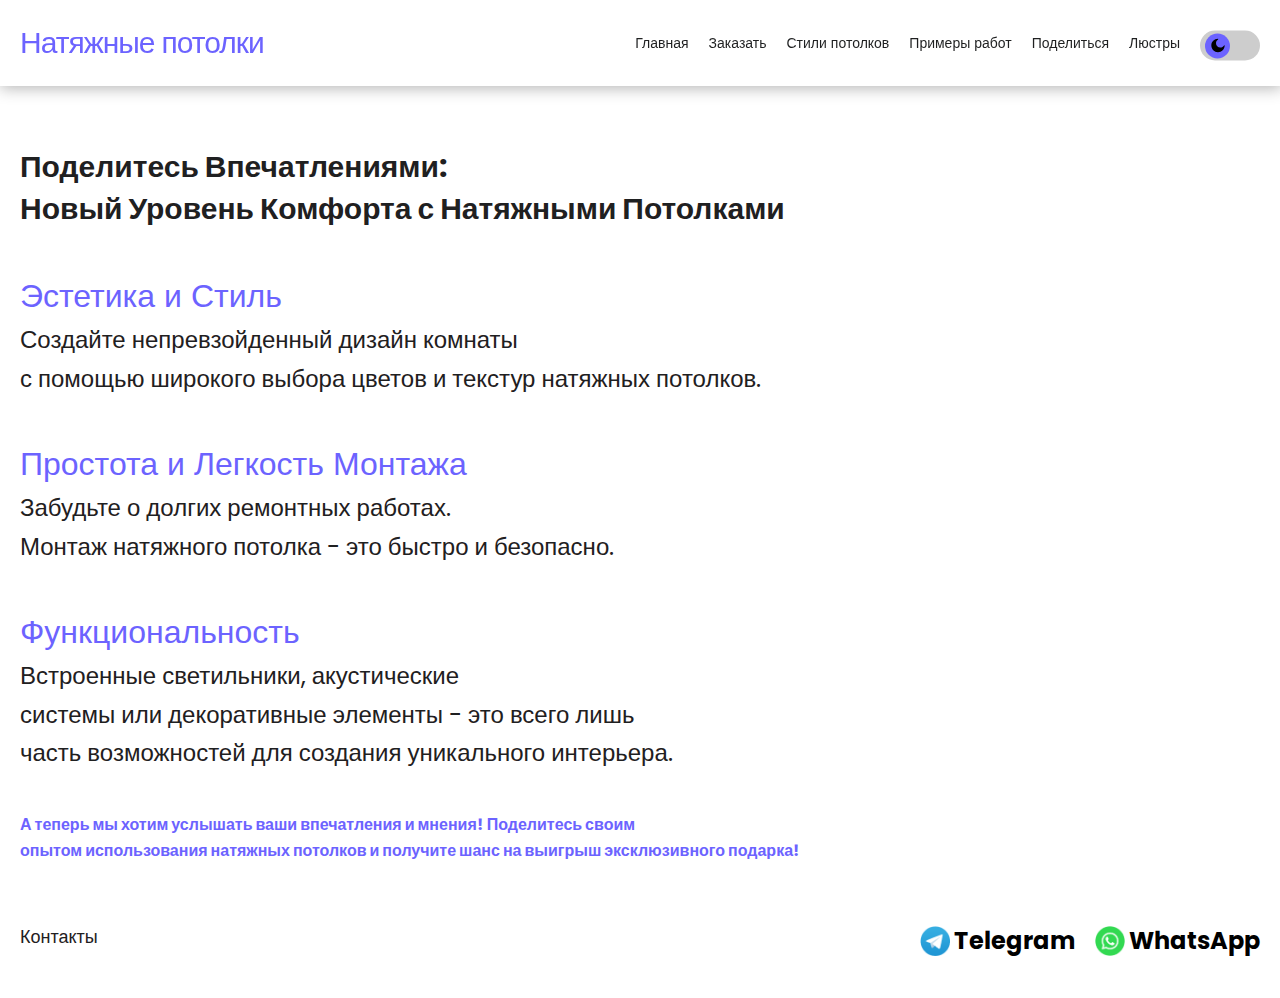
<file: share.html>
<!DOCTYPE html>
<html lang="ru">

<head>
    <meta charset="UTF-8">
    <meta name="description" content="Кара-Балта нятыжные потолки">
    <meta name="viewport" content="width=device-width, height=device-height, initial-scale=1.0, user-scalable=no, user-scalable=0">
    <title>Поделитесь Впечатлениями</title>
    <link href="images/favicon.ico" type="image/x-icon" rel="shortcut icon">
    <link href="css/style.css?v=1" type="text/css" rel="stylesheet">
    <link href="css/media.css?v=1" type="text/css" rel="stylesheet">
    <link rel="preconnect" href="https://fonts.googleapis.com">
    <link rel="preconnect" href="https://fonts.gstatic.com" crossorigin>
    <link href="https://fonts.googleapis.com/css2?family=Poppins:ital,wght@0,100;0,200;0,300;0,400;0,500;0,600;0,700;0,800;0,900;1,100;1,200;1,300;1,400;1,500;1,600;1,700;1,800;1,900&display=swap" rel="stylesheet">
</head>

<body>

    <!-- site BEGIN -->
    <div id="site" class="site">
        <!-- main BEGIN -->
        <div class="uil uil-angle-up up">
            <img src="images/icons/arrow-up.svg" alt="" class="up__icon">
        </div>
        <main class="site__main" role="main">
            <!-- header BEGIN -->
            <header class="header">
                <div class="container  header__container">
                    <a href="index.html" class="logo header__logo">Натяжные потолки</a>
                    <div class="header__action">
                        <a href="/" class="logo header__logo header__logo--mb">Натяжные потолки</a>
                        <nav class="nav header__nav">
                            <div class="nav__list">
                                <div class="nav__item">
                                    <a href="index.html" class="nav__link" id="nav1">Главная</a>
                                </div>
                                <div class="nav__item">
                                    <a href="order.html" class="nav__link" id="nav2">Заказать</a>
                                </div>
                                <div class="nav__item">
                                    <a href="project.html" class="nav__link" id="nav3">Стили потолков</a>
                                </div>
                                <div class="nav__item">
                                    <a href="project-done.html" class="nav__link" id="nav4">Примеры работ</a>
                                </div>
                                <div class="nav__item">
                                    <a href="share.html" class="nav__link">Поделиться</a>
                                </div>
                                <div class="nav__item">
                                    <a href="chandelier.html" class="nav__link">Люстры</a>
                                </div>
                            </div>
                        </nav>
                        <div class="swicth-theme header__swicth-theme">
                            <div class="switchcircle">
                                <img src="images/icons/moon.svg" alt="moon" class="switchcircle__icon switchcircle__icon--moon">
                                <img src="images/icons/sun.svg" alt="moon" class="switchcircle__icon switchcircle__icon--sun">
                            </div>
                        </div>
                    </div>
                    <div class="js-header-nav-toggle troggles header__troggles">
                        <span></span>
                        <span></span>
                        <span></span>
                    </div>
                </div>
            </header>
            <!-- header END -->
            <!-- about-section BEGIN -->
            <section class="about-section">
                <div class="container about-section__container">
                    <h2 class="about-section__title">Поделитесь Впечатлениями:<br> Новый Уровень Комфорта с Натяжными Потолками</h2>
                    <ul class="about-section__list">
                        <li class="about-section__item">
                            <h3 class="about-section__small-title">Эстетика и Стиль</h3>
                            <p class="about-section__text">Создайте непревзойденный дизайн комнаты <br> с помощью широкого выбора цветов и текстур натяжных потолков.</p>
                        </li>
                        <li class="about-section__item">
                            <h3 class="about-section__small-title">Простота и Легкость Монтажа</h3>
                            <p class="about-section__text">Забудьте о долгих ремонтных работах.<br> Монтаж натяжного потолка - это быстро и безопасно.</p>
                        </li>
                        <li class="about-section__item">
                            <h3 class="about-section__small-title">Функциональность</h3>
                            <p class="about-section__text">Встроенные светильники, акустические <br> системы или декоративные элементы - это всего лишь<br> часть возможностей для создания уникального интерьера.</p>
                        </li>
                    </ul>
                    <p class="about-section__text-big">
                        А теперь мы хотим услышать ваши впечатления и мнения! Поделитесь своим <br> опытом использования натяжных потолков и получите шанс на выигрыш эксклюзивного подарка!
                    </p>
                </div>
            </section>
            <!-- about-section END -->
            <!-- footer BEGIN -->
            <footer class="footer">
                <div class="container footer__container">
                    <div class="row footer__row">
                        <div class="row__col footer__col row__col--6">
                            <p class="footer__text">Контакты</p>
                        </div>
                        <div class="row__col footer__col row__col--6">
                            <div class="footer__wrap">
                                <a href="https://t.me/+996551551542" class="link-inner footer__link">
                                    <span class="link-inner__item">
                                        <img src="images/icons/telegram.png" alt="Telgram" class="link-inner__icon">
                                    </span>
                                    <span class="link-inner__item">
                                        <span class="link-inner__title">Telegram</span>
                                    </span>
                                </a>
                                <a href="https:https://wa.me/+996551551542" class="link-inner footer__link">
                                    <span class="link-inner__item">
                                        <img src="images/icons/whatsapp.png" alt="WhatsApp" class="link-inner__icon">
                                    </span>
                                    <span class="link-inner__item">
                                        <span class="link-inner__title">WhatsApp</span>
                                    </span>
                                </a>
                            </div>
                        </div>
                    </div>
                </div>
            </footer>
            <!-- footer END -->
        </main>
        <!-- main END -->
    </div>
    <!-- site END -->
    <script src="js/jquery-3.7.1.min.js"></script>
    <script src="js/main.js"></script>

</body>

</html>
</file>
<file: css/style.css>
/* root
=====================*/

:root {
    --fs-default: 16rem;
    --fs-1: 50rem;
    --fs-2: 32rem;
    --fs-3: 24rem;
    --fs-4: 22rem;
    --fs-5: 18rem;
    --fs-6: 16rem;
    --fs-7: 14rem;
    --fs-8: 12rem;

    --gap: 20rem;
    --gap-: -20rem;

    --offset: 10rem;
    --offset-: -10rem;

    --color-white: #fff;
    --color-gray: #CDCDCD;
    --color-black: #1F2021;
    --color-accent: #6C63FF;
}

/* normalize
=====================*/

*,*:before,*:after{-webkit-box-sizing: border-box;box-sizing: border-box}
html{-webkit-text-size-adjust:100%}body{margin:0}main{display:block}h1{font-size:2em;margin:.67em 0}hr{-webkit-box-sizing:content-box;box-sizing:content-box;height:0;overflow:visible}pre{font-family:monospace,monospace;font-size:1em}a{background-color:transparent}abbr[title]{border-bottom:none;text-decoration:underline;-webkit-text-decoration:underline dotted;text-decoration:underline dotted}b,strong{font-weight:bold}code,kbd,samp{font-family:monospace,monospace;font-size:1em}small{font-size:80%}sub,sup{font-size:75%;line-height:0;position:relative;vertical-align:baseline}sub{bottom:-.25em}sup{top:-.5em}img{border-style:none}button,input,optgroup,select,textarea{font-family:inherit;font-size:100%;line-height:1.15;margin:0}button,input{overflow:visible}button,select{text-transform:none}[type=button],[type=reset],[type=submit],button{-webkit-appearance:button}[type=button]::-moz-focus-inner,[type=reset]::-moz-focus-inner,[type=submit]::-moz-focus-inner,button::-moz-focus-inner{border-style:none;padding:0}[type=button]:-moz-focusring,[type=reset]:-moz-focusring,[type=submit]:-moz-focusring,button:-moz-focusring{outline:0.1rem dotted ButtonText}fieldset{padding:.35em .75em .625em}legend{-webkit-box-sizing:border-box;box-sizing:border-box;color:inherit;display:table;max-width:100%;padding:0;white-space:normal}progress{vertical-align:baseline}textarea{overflow:auto}[type=checkbox],[type=radio]{-webkit-box-sizing:border-box;box-sizing:border-box;padding:0}[type=number]::-webkit-inner-spin-button,[type=number]::-webkit-outer-spin-button{height:auto}[type=search]{-webkit-appearance:textfield;outline-offset:-2px}[type=search]::-webkit-search-decoration{-webkit-appearance:none}::-webkit-file-upload-button{-webkit-appearance:button;font:inherit}details{display:block}summary{display:list-item}template{display:none}[hidden]{display:none}

/* basic
=====================*/

html,
body {
    height: 100%;
}

html {
    font-size: 1px;
}

body {
    font-style: normal;
    background: var(--color-white);
    font-weight: normal;
    font-size: var(--fs-default);
    line-height: 1.6;
    font-family: 'Poppins', sans-serif;
    color: var(--color-black);
    -webkit-font-smoothing: antialiased;
    -moz-osx-font-smoothing: grayscale;
}

body::-webkit-scrollbar {
  height: 12px;
  width: 10rem;
}

body::-webkit-scrollbar-thumb {
  background-color: #808080;
  width: 10rem;
}

body::-webkit-scrollbar-track {
  background-color: #f1f1f1;
  width: 10rem;
}

body::-webkit-scrollbar-thumb:hover {
  background-color: #555;
  width: 10rem;
}

body.is-menu-show {
    overflow: hidden;
}

body.is-menu-show .header__action {
    left: 0;
}

body.dark .swicth-theme {
    background-color: var(--color-gray);
}

body.dark,
body.dark header {
    background-color: var(--color-black);
}

body.dark .nav__link,
body.dark .info-section__text,
body.dark .link-inner__title,
body.dark .footer__text,
body.dark .intro-section__subtitle,
body.dark .intro-section__suptitle,
body.dark .project-section__title,
body.dark .services-section__title,
body.dark .info-section__title,
body.dark .card__title,
body.dark .about-section__title,
body.dark .about-section__text {
    color: var(--color-white);
}

body.dark .switchcircle__icon--sun {
    display: block;
}

body.dark .switchcircle__icon--moon {
    display: none;
}

.switchcircle__icon--sun {
    display: none;
}

body.dark .nav__link:hover {
    color: var(--color-accent);
}

p {
    color: var(--color-black);
    padding: 0;
    margin: 0;
}

a {
    color: var(--black, #000);
    font-variant-numeric: lining-nums proportional-nums;
    font-size: inherit;
    font-family: inherit;
    font-size: 16rem;
    font-style: normal;
    font-weight: 400;
    line-height: normal;
    text-decoration: none;
}

a:hover {
    color: var(--color-accent);
}

input,
button,
select,
textarea,
.btn {
    font-weight: normal;
    font-family: 'Poppins', sans-serif;
    color: inherit;
}

input,
button {
    margin: 0;
    padding: 0;
    -webkit-appearance: none;
       -moz-appearance: none;
            appearance: none;
}

svg,
.u-icon {
    width: 1em;
    height: 1em;
    display: inline-block;
    fill: currentColor;
    color: inherit;
}

picture,
time {
    display: block;
}

.hidden {
    display: none;
    visibility: hidden;
    opacity: 0;
}

/* typography
=====================*/

h1,
h2,
h3,
h4,
h5,
h6,
.title,
.title-size-1,
.title-size-2,
.title-size-3,
.title-size-4,
.title-size-5,
.title-size-6 {
    font-family: 'Poppins', sans-serif;
    margin: 0;
    font-weight: normal;
    color: var(--color-black);
}

h1,
.title-size-1 {
    font-size: var(--fs-1);
    line-height: 1.5;
}

h2,
.title-size-2 {
    font-size: var(--fs-2);
    line-height: 1.4;
}

h3,
.title-size-3 {
    font-size: var(--fs-3);
}

h4,
.title-size-4 {
    font-size: var(--fs-4);
}

h5,
.title-size-5 {
    font-size: var(--fs-5);
}

h6,
.title-size-6 {
    font-size: var(--fs-6);
}

.visually-hidden,
.visually-hidden-focusable:not(:focus):not(:focus-within) {
    width: 1px!important;
    height: 1px!important;
    margin: -1px!important;
    padding: 0!important;
    position: absolute!important;
    border: 0!important;
    clip: rect(0,0,0,0)!important;
    white-space: nowrap!important;
    overflow: hidden!important;
}

/* row
=====================*/

.row {
    display: -webkit-box;
    display: -ms-flexbox;
    display: flex;
    -ms-flex-wrap: wrap;
        flex-wrap: wrap;
    margin: 0  var(--offset-);
}

.row__col {
    min-height: 1px;
    padding: 0 var(--offset);
}

.row__col--3 {
    -webkit-box-flex: 0;
        -ms-flex: 0 0 25%;
            flex: 0 0 25%;
    max-width: 25%;
}

.row__col--4 {
    -webkit-box-flex: 0;
        -ms-flex: 0 0 33.3333333333%;
            flex: 0 0 33.3333333333%;
    max-width: 33.3333333333%;
}

.row__col--5 {
    -webkit-box-flex: 0;
        -ms-flex: 0 0 41.6666666667%;
            flex: 0 0 41.6666666667%;
    max-width: 41.6666666667%;
}

.row__col--6 {
    -webkit-box-flex: 0;
        -ms-flex: 0 0 50%;
            flex: 0 0 50%;
    max-width: 50%;
}

.row__col--7 {
    -webkit-box-flex: 0;
        -ms-flex: 0 0 58.3333333333%;
            flex: 0 0 58.3333333333%;
    max-width: 58.3333333333%;
}

.row__col--8 {
    -webkit-box-flex: 0;
        -ms-flex: 0 0 66.6666666667%;
            flex: 0 0 66.6666666667%;
    max-width: 66.6666666667%;
}

.row__col--9 {
    -webkit-box-flex: 0;
        -ms-flex: 0 0 75%;
            flex: 0 0 75%;
    max-width: 75%;
}

.row__col--10 {
    -webkit-box-flex: 0;
        -ms-flex: 0 0 83.3333333333%;
            flex: 0 0 83.3333333333%;
    max-width: 83.3333333333%;
}

.row__col--11 {
    -webkit-box-flex: 0;
        -ms-flex: 0 0 91.6666666667%;
            flex: 0 0 91.6666666667%;
    max-width: 91.6666666667%;
}

.row__col--12 {
    -webkit-box-flex: 0;
        -ms-flex: 0 0 100%;
            flex: 0 0 100%;
    max-width: 100%;
}

/* components
=====================*/

#site {
    min-height: 100vh;
    display: -webkit-box;
    display: -ms-flexbox;
    display: flex;
    -webkit-box-orient: vertical;
    -webkit-box-direction: normal;
        -ms-flex-direction: column;
            flex-direction: column;
    position: relative;
}

.site__main {
    width: 100%;
    margin: 0 auto;
    -webkit-box-flex: 1;
        -ms-flex-positive: 1;
            flex-grow: 1;
}

.container {
    width: 100%;
    max-width: 1440rem;
    margin: 0 auto;
    padding: 0 var(--gap);
}

.logo {
    display: block;
    z-index: 10;
    white-space: nowrap;
    position: relative;
    -webkit-transition: all .3s;
    -o-transition: all .3s;
    transition: all .3s;
}

.logo:hover {
    opacity: .7;
}

.nav {
    display: block;
    margin: 0;
    padding: 0;
}

.nav__list {
    display: -webkit-box;
    display: -ms-flexbox;
    display: flex;
    -webkit-box-align: center;
        -ms-flex-align: center;
            align-items: center;
    list-style-type: none;
    margin: 0;
    padding: 0;
}

.nav__item {
    position: relative;
}

.nav__item:not(:last-child) {
    margin-right: 20rem;
}

.nav__link {
    display: inline-block;
    font-size: var(--fs-7);
    color: var(--color-black);
    font-family: inherit;
    position: relative;
    cursor: pointer;
    -webkit-transition: color .3s;
    -o-transition: color .3s;
    transition: color .3s;
}

.nav__link:hover {
    color: var(--color-accent);
}

.nav__link:after {
    content: '';
    position: absolute;
    top: -10rem;
    bottom: -10rem;
    right: -10rem;
    left: -10rem;
}

.btn {
    background-color: transparent;
    display: inline-block;
    padding: 15rem 20rem;
    border-radius: 50rem;
    line-height: inherit;
    font-size: var(--fs-7);
    -webkit-transition: all .3s;
    -o-transition: all .3s;
    transition: all .3s;
    outline: none;
    -webkit-backdrop-filter: blur(10px);
            backdrop-filter: blur(10px);
    border: none;
    cursor: pointer;
    overflow: hidden;
    z-index: 0;
}

.btn--theme_default {
    color: var(--color-white);
    background: var(--color-accent);
}

.btn--theme_default:hover {
    color: var(--color-black);
}

.swicth-theme__switchcircle {}

.swicth-theme {
  background: var(--color-gray);
  height: 30px;
  width: 60px;
  padding: 0 5px;
  border-radius: 20px;
  -webkit-transform: translateY(2.5px);
      -ms-transform: translateY(2.5px);
          transform: translateY(2.5px);
  display: -webkit-box;
  display: -ms-flexbox;
  display: flex;
  -webkit-box-align: center;
      -ms-flex-align: center;
          align-items: center;
  -webkit-user-select: none;
     -moz-user-select: none;
      -ms-user-select: none;
          user-select: none;
}

.switchcircle {
  height: 25px;
  width: 25px;
  background-color: var(--color-accent);
  border-radius: 50%;
  -webkit-transition: 0.3s;
  -o-transition: 0.3s;
  transition: 0.3s;
  display: -webkit-box;
  display: -ms-flexbox;
  display: flex;
  -webkit-box-align: center;
      -ms-flex-align: center;
          align-items: center;
  -webkit-box-pack: center;
      -ms-flex-pack: center;
          justify-content: center;
  color: #fff;
  cursor: pointer;
  position: relative;
}

.switchcircle.on {
  -webkit-transform: translateX(25px);
      -ms-transform: translateX(25px);
          transform: translateX(25px);
  height: 25px;
  width: 25px;
  background-color: var(--color-accent);
  border-radius: 50%;
}

.switchcircle__icon {
    position: absolute;
    left: 50%;
    top: 50%;
    z-index: 2;
    width: 16rem;
    height: 16rem;
    -webkit-transform: translate(-50%, -50%);
        -ms-transform: translate(-50%, -50%);
            transform: translate(-50%, -50%);
}

.troggles {
    display: none;
}

.card {
    height: 100%;
    display: -webkit-box;
    display: -ms-flexbox;
    display: flex;
    -webkit-box-orient: vertical;
    -webkit-box-direction: normal;
        -ms-flex-direction: column;
            flex-direction: column;
    -webkit-box-pack: justify;
        -ms-flex-pack: justify;
            justify-content: space-between;
    position: relative;
}

.card__head {
    height: 440rem;
    width: 100%;
    position: relative;
    margin-bottom: 20rem;
}

.card__picture {
    display: block;
    width: 100%;
    height: 100%;
    position: relative;
}

.card__img {
    display: block;
    position: absolute;
    top: 0;
    left: 0;
    width: 100%;
    height: 100%;
    -o-object-fit: cover;
       object-fit: cover;
}

.card__content {
}

.card__title {
    font-size: 16rem;
    font-weight: 700;
    margin-bottom: 10rem;
}

.card__btn {
    font-weight: 700;
    padding: 15rem 20rem;
    color: var(--color-white);
    background: var(--color-accent);
    border-radius: 50rem;
    font-size: 14rem;
    cursor: pointer;
    text-align: center;
    display: inline-block;
    position: initial;
    -webkit-transition: all .3s;
    -o-transition: all .3s;
    transition: all .3s;
    position: static;
}

.card__btn:hover {
    color: var(--color-black);
}

.card__btn:after {
    content: '';
    position: absolute;
    top: 0;
    left: 0;
    width: 100%;
    height: 100%;
    z-index: 2;
}

.up {
    position: fixed;
    bottom: 100rem;
    right: 20rem;
    width: 40rem;
    height: 40rem;
    background-color: rgba(108,99,255,.7);
    color: white;
    border-radius: 5rem;
    cursor: pointer;
    display: none;
    z-index: 999999;
}

.up__icon {
    position: absolute;
    width: 20rem;
    height: 18rem;
    top: 50%;
    left: 50%;
    -webkit-transform: translate(-50%, -50%);
        -ms-transform: translate(-50%, -50%);
            transform: translate(-50%, -50%);
}

.link-inner {
    display: -webkit-box;
    display: -ms-flexbox;
    display: flex;
    -webkit-box-align: center;
        -ms-flex-align: center;
            align-items: center;
}

.link-inner__item {
}

.link-inner__item:not(:last-child) {
    margin-right: 4rem;
}

.link-inner__icon {
    display: block;
    width: 30rem;
    height: 30rem;
}

.link-inner__title {
    font-size: 24rem;
    font-weight: 700;
}

.visually-hidden,
.visually-hidden-focusable:not(:focus):not(:focus-within) {
    position: absolute!important;
    width: 1px!important;
    height: 1px!important;
    padding: 0!important;
    margin: -1px!important;
    overflow: hidden!important;
    clip: rect(0,0,0,0)!important;
    white-space: nowrap!important;
    border: 0!important;
}

/* header
=====================*/

.header {
    position: -webkit-sticky;
    position: sticky;
    top: 0;
    left: 0;
    width: 100%;
    padding: 20rem 0;
    background-color: var(--color-white);
    z-index: 100;
    -webkit-box-shadow: 1rem 1rem 15rem 1rem rgba(0,0,0,.3);
            box-shadow: 1rem 1rem 15rem 1rem rgba(0,0,0,.3);
}

.header__container {
    display: -webkit-box;
    display: -ms-flexbox;
    display: flex;
    -webkit-box-align: center;
        -ms-flex-align: center;
            align-items: center;
    -webkit-box-pack: justify;
        -ms-flex-pack: justify;
            justify-content: space-between;
}

.header__logo--mb {
    display: none;
}

.header__logo {
    font-weight: 500;
    font-size: 30rem;
    color: var(--color-accent);
    letter-spacing: -1rem;
}

.header__nav {
}

.header__btn {
}

.header__action {
    display: -webkit-box;
    display: -ms-flexbox;
    display: flex;
    -webkit-box-align: center;
        -ms-flex-align: center;
            align-items: center;
    -webkit-transition: all .3s;
    -o-transition: all .3s;
    transition: all .3s;
}

.header__nav {
    margin-right: 20rem;
}

.header__swicth-theme {}

.header__troggles {
    display: none;
}

/* intro-section
=====================*/

.intro-section {
    padding: 20rem 0;
}

.container {}

.intro-section__container {}

.intro-section__row {}

.intro-section__col {}

.intro-section__content {
    padding: 100rem 0 0;
}

.intro-section__suptitle {
    font-weight: 500;
    font-size: 30rem;
}

.intro-section__title {
    font-weight: 700;
    font-size: 50rem;
    margin-bottom: 40rem;
    line-height: .9;
    color: var(--color-accent);
}

.intro-section__subtitle {
    font-size: 24rem;
    margin-bottom: 10rem;
}

.intro-section__btn {
    display: inline-block!important;
}

.intro-section__picture {
    display: block;
    width: 100%;
    height: 500rem;
    padding-top: 40rem;
}

.intro-section__img {
    display: block;
    width: 100%;
    height: 100%;
}

/* project-section
=====================*/

.project-section {
    padding: 20rem 0;
}

.project-section__container {}

.project-section__title {
    font-size: 30rem;
    font-weight: 700;
    margin-bottom: 40rem;
}

.project-section-list {
    display: -webkit-box;
    display: -ms-flexbox;
    display: flex;
    -webkit-box-pack: justify;
        -ms-flex-pack: justify;
            justify-content: space-between;
    margin: 0 -5rem -10rem;
    -ms-flex-wrap: wrap;
        flex-wrap: wrap;
}

.project-section__list {}

.project-section-list__item {
    -webkit-box-flex: 0;
        -ms-flex: 0 0 50%;
            flex: 0 0 50%;
    max-width: 50%;
    padding: 0 5rem;
    margin-bottom: 10rem;
}

.project-section-list__picture {
    display: block;
    width: 100%;
    position: relative;
    z-index: 0;
    padding-bottom: 69%;
}

.project-section__btn {
    margin-top: 40rem;  
}

.project-section-list__img {
    display: block;
    position: absolute;
    top: 0;
    left: 0;
    width: 100%;
    height: 100%;
    -o-object-fit: cover;
       object-fit: cover;
}

.project-section__btn {
    margin-top: 20rem;
}

/* services-section
=====================*/

.services-section {
    padding: 60rem 0 20rem;
}

.services-section__container {}

.services-section__title {
    font-size: 30rem;
    font-weight: 700;
    margin-bottom: 40rem;
}

.services-section-list {
    display: -webkit-box;
    display: -ms-flexbox;
    display: flex;
    margin: 0 -5rem;
}

.services-section__list {}

.services-section-list__item {
    -webkit-box-flex: 0;
        -ms-flex: 0 0 33.33333%;
            flex: 0 0 33.33333%;
    max-width: 33.33333%;
    padding: 0 5rem;
}

.services-section-list__card {}

/* info-section
=====================*/

.info-section {
    padding: 20rem 0;
}

.info-section__container {  
}

.info-section__title {
    font-size: 30rem;
    font-weight: 700;
    margin-bottom: 20rem;
}

.info-section__text {
    font-size: 18rem;
    font-weight: 500;
    color: var(--color-black);
}

/* gallerry-section
=====================*/

.gallerry-section {
    padding: 20rem 0;
}

.gallerry-section__container {}

.gallerry-section__title {
    font-size: 30rem;
    font-weight: 700;
    margin-bottom: 40rem;
}

.gallerry-section-list {
    display: -webkit-box;
    display: -ms-flexbox;
    display: flex;
    -webkit-box-pack: justify;
        -ms-flex-pack: justify;
            justify-content: space-between;
    margin: 0 -5rem -10rem;
    -ms-flex-wrap: wrap;
        flex-wrap: wrap;
}

.gallerry-section__list {}

.gallerry-section-list__item {
    -webkit-box-flex: 0;
        -ms-flex: 0 0 50%;
            flex: 0 0 50%;
    max-width: 50%;
    padding: 0 5rem;
    margin-bottom: 10rem;
}

.gallerry-section-list__picture {
    display: block;
    width: 100%;
    position: relative;
    z-index: 0;
    padding-bottom: 69%;
}

.gallerry-section__btn {
    margin-top: 40rem;  
}

.gallerry-section-list__img {
    display: block;
    position: absolute;
    top: 0;
    left: 0;
    width: 100%;
    height: 100%;
    -o-object-fit: cover;
       object-fit: cover;
}

.gallerry-section__btn {
    margin-top: 20rem;
}

/* footer
=====================*/

.about-section {
    padding: 60rem 0 20rem;
}

.about-section__container {}

.about-section__title {
    font-size: 30rem;
    font-weight: 700;
    margin-bottom: 40rem;
}

.about-section__list {
    display: block;
    margin: 0 0 40rem 0;
    padding: 0;
    list-style-type: none;
}

.about-section__item {}

.about-section__item:not(:last-child) {
    margin-bottom: 40rem;
}

.about-section__small-title {
    font-size: 32rem;
    color: var(--color-accent);
}

.about-section__text {
    font-size: 24rem;
}

.about-section__text-big {
    font-weight: 700;
    color: var(--color-accent);
}


/* footer
=====================*/

.footer {
    padding: 40rem 0;
}

.footer__container {}

.footer__row {
    -webkit-box-pack: justify;
        -ms-flex-pack: justify;
            justify-content: space-between;
}

.footer__col {}

.footer__text {
    padding: 0;
    margin: 0;
    font-weight: 500;
    font-size: 18rem;
    color: var(--color-black);
}

.footer__wrap {
    display: -webkit-box;
    display: -ms-flexbox;
    display: flex;
    -webkit-box-align: center;
        -ms-flex-align: center;
            align-items: center;
    width: 100%;
    -webkit-box-pack: end;
        -ms-flex-pack: end;
            justify-content: flex-end;
    -ms-flex-wrap: wrap;
        flex-wrap: wrap;
}

.footer__link:not(:last-child) {
    margin-right: 20rem;
}

.footer__link {
    -webkit-transition: all .4s;
    -o-transition: all .4s;
    transition: all .4s;
}

.footer__link:hover {
    opacity: .7;
}

.footer__link:hover .link-inner__title {
    color: var(--color-accent);
}
</file>
<file: css/media.css>
@media (min-width: 576px){
    
}

@media (min-width: 768px){
    
}

@media (min-width: 992px){
    
}

@media (min-width: 1200px){
  
}

@media (max-width: 1199px){
}

@media (max-width: 991px) {
  :root {
    --fs-default: 14rem;
    --fs-1: 52rem;
    --fs-2: 36rem;
    --fs-3: 19rem;
    --fs-4: 17rem;
    --fs-5: 15rem;
    --fs-6: 14rem;
    --fs-7: 14rem;

    --gap: 16rem;
    --gap-: -16rem;
  }
  .header__logo--mb {
      display: block;
      margin-bottom: 40rem;
  }
  .nav__list {
    -webkit-box-align: start;
        -ms-flex-align: start;
            align-items: flex-start;
    -webkit-box-orient: vertical;
    -webkit-box-direction: normal;
        -ms-flex-direction: column;
            flex-direction: column;
  }
  .nav__item:not(:last-child) {
      margin: 0 0 10rem 0;
  }
  .nav__link {
    font-size: 24rem;
  }
  .header {
    padding: 10rem 0;
  }
  .header__action {
    position: absolute;
    top: 0;
    left: -1000%;
    width: 400rem;
    height: 100vh;
    overflow: scroll;
    z-index: 100;
    -webkit-box-orient: vertical;
    -webkit-box-direction: normal;
        -ms-flex-direction: column;
            flex-direction: column;
    -webkit-box-align: start;
        -ms-flex-align: start;
            align-items: flex-start;
    background-color: var(--color-white);
    padding: 10rem 20rem;
    -webkit-transition: all .4s;
    -o-transition: all .4s;
    transition: all .4s;
    -webkit-box-shadow: 1rem 1rem 15rem 1rem rgba(0,0,0,.3);
            box-shadow: 1rem 1rem 15rem 1rem rgba(0,0,0,.3);
  }
  .header__nav {
    margin-bottom: 20rem;
  }
  .troggles {
    display: block;
    width: 24rem;
    height: 18rem;
    z-index: 110;
    position: relative;
    cursor: pointer;
  }
  .troggles span {
    position: absolute;
    left: 0;
    width: 100%;
    height: 2rem;
    background-color: var(--color-accent);
    -webkit-transition: all .3s;
    -o-transition: all .3s;
    transition: all .3s;
  }
  .troggles span:nth-child(1) {
    top: 0;
  }
  .troggles span:nth-child(2) {
    top: 50%;
  }
  .troggles span:nth-child(3) {
    top: 100%;
  }
  body.is-menu-show .troggles span:nth-child(1) {
    top: 50%;
    left: 50%;
    -webkit-transform: translate(-50%, -50%) rotate(45deg);
        -ms-transform: translate(-50%, -50%) rotate(45deg);
            transform: translate(-50%, -50%) rotate(45deg);
  }
  body.is-menu-show .troggles span:nth-child(2) {
    top: 0;
    display: none;
  }
  body.is-menu-show .troggles span:nth-child(3) {
    top: 50%;
    left: 50%;
    -webkit-transform: translate(-50%, -50%) rotate(-45deg);
        -ms-transform: translate(-50%, -50%) rotate(-45deg);
            transform: translate(-50%, -50%) rotate(-45deg);
  }
  body.dark .header__action {
    background-color: var(--color-black);
  }
  .intro-section {
    padding: 20rem 0;
  }
  .intro-section__content {
    padding: 0;
  }
  .intro-section__row {
    -webkit-box-orient: vertical;
    -webkit-box-direction: reverse;
        -ms-flex-direction: column-reverse;
            flex-direction: column-reverse;
  }
  .intro-section__picture {
    height: 380rem;
    padding: 0;
  }
  .intro-section__suptitle {
    font-size: 24rem;
  }
  .intro-section__title {
    font-size: 42rem;
    margin-bottom: 10rem;
  }
  .intro-section__subtitle {
    font-size: 18rem;
  }
  .intro-section__col {
    -webkit-box-flex: 0;
        -ms-flex: 0 0 100%;
            flex: 0 0 100%;
    max-width: 100%;
  }
  .services-section {
    padding: 20rem 0;
  }
  .gallerry-section__title,
  .services-section__title,
  .project-section__title {
    margin-bottom: 10rem;
  }
  .services-section-list {
    -ms-flex-wrap: wrap;
        flex-wrap: wrap;
    margin-bottom: -20rem;
  }
  .card__head {
    height: 250rem;
  }
  .services-section-list__item {
    margin-bottom: 20rem;
  }
  .footer__col,
  .gallerry-section-list__item,
  .project-section-list__item {
    -webkit-box-flex: 0;
        -ms-flex: 0 0 100%;
            flex: 0 0 100%;
    max-width: 100%;
  }
  .footer {
    padding: 0 0 20rem;
  }
  .footer__col {
    margin-bottom: 10rem;
  }
  .footer__row {
    margin: 0 -10rem -20rem;
    -webkit-box-orient: vertical;
    -webkit-box-direction: normal;
        -ms-flex-direction: column;
            flex-direction: column;
  }
  .footer__wrap {
    -webkit-box-pack: start;
        -ms-flex-pack: start;
            justify-content: flex-start;
  }
}

@media (max-width: 575px){
  .header__action {
    width: 100%;
  }
  .services-section-list__item {
    -webkit-box-flex: 0;
        -ms-flex: 0 0 100%;
            flex: 0 0 100%;
    max-width: 100%;
  }
}

@media (max-width: 480px){
}
</file>
